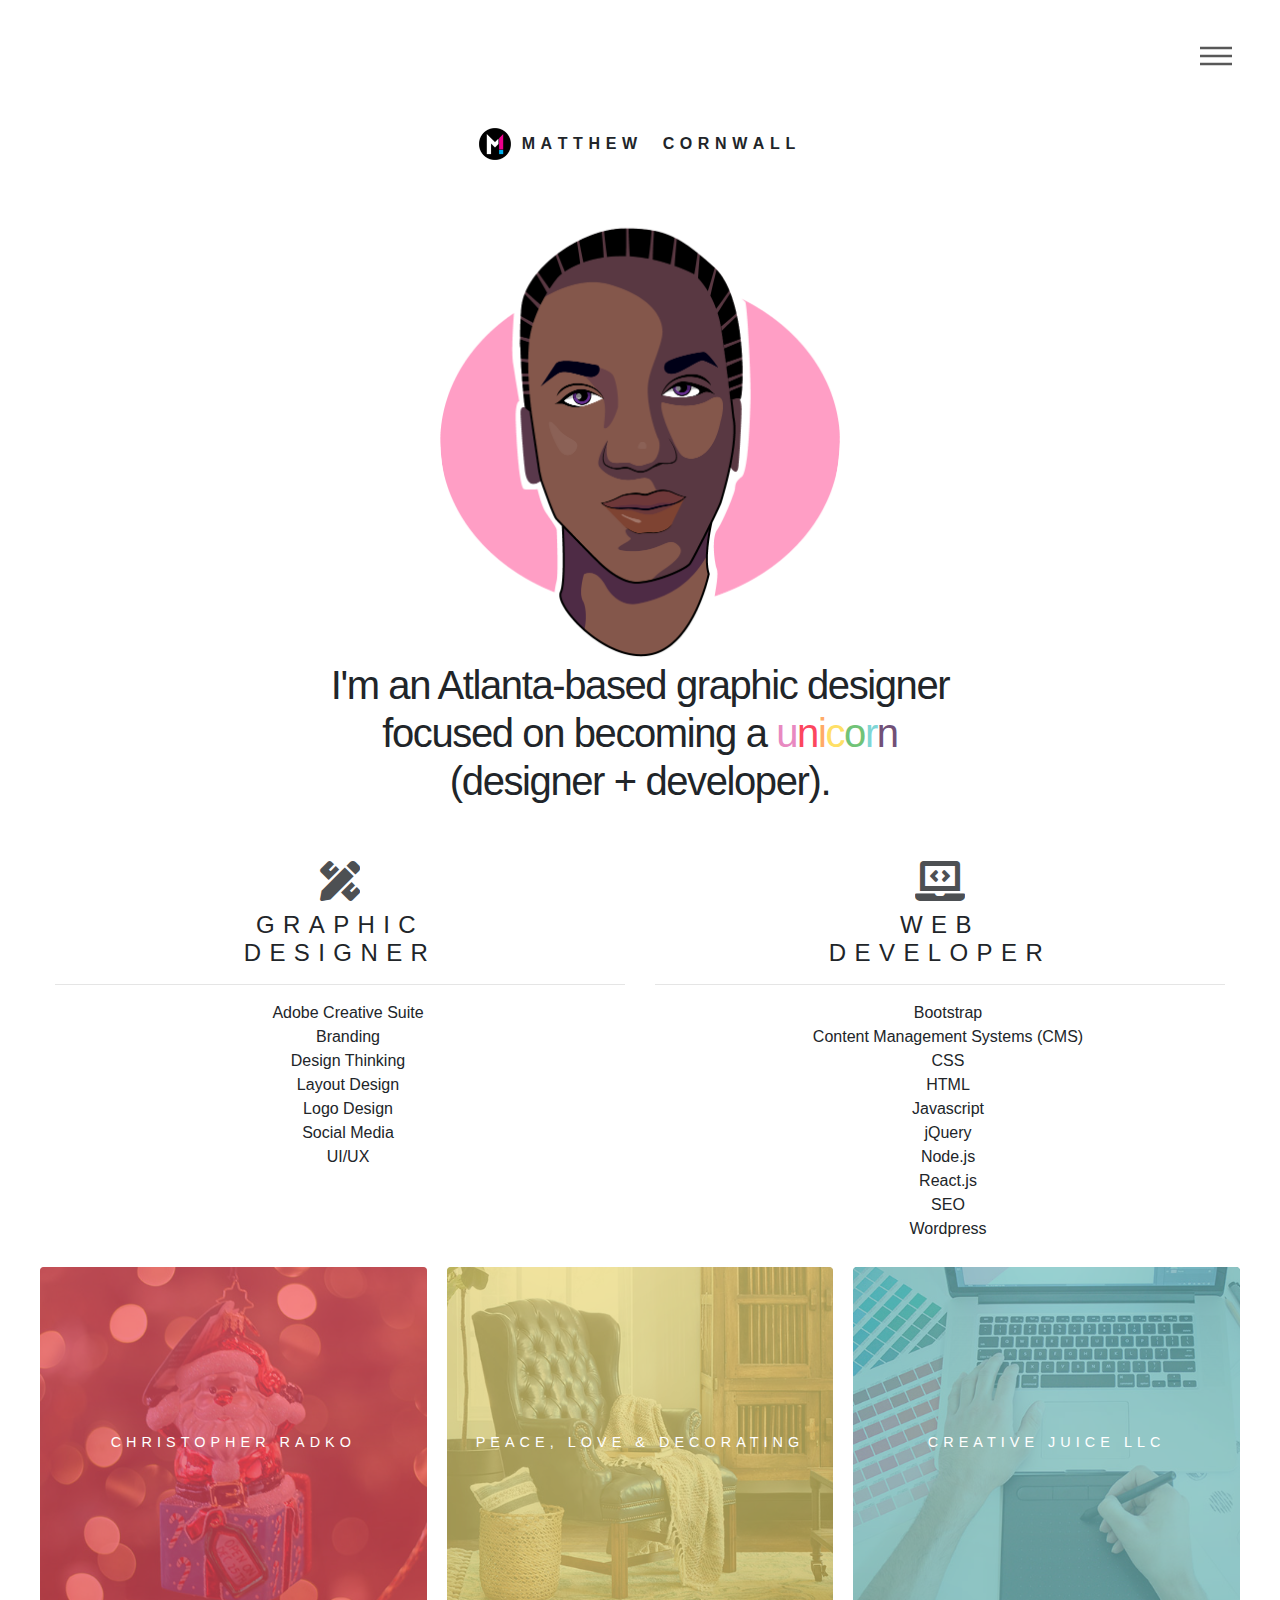
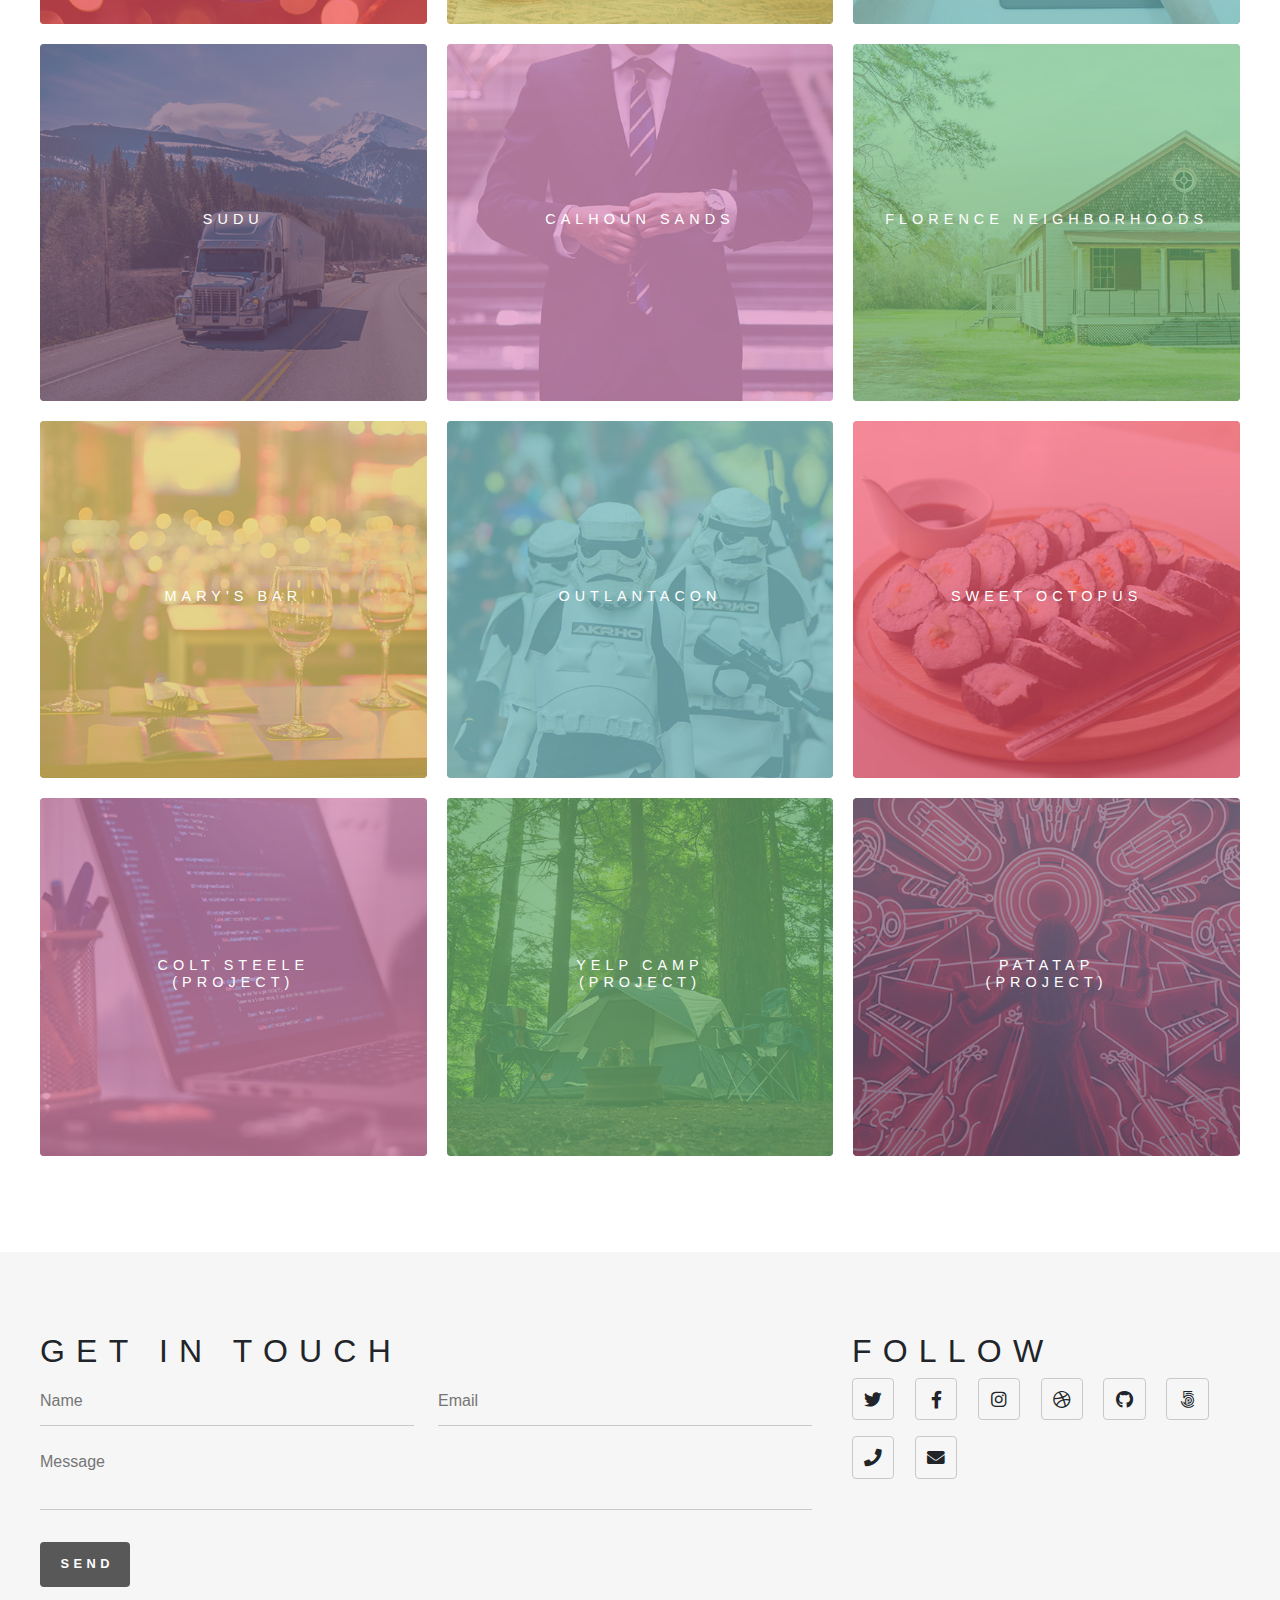
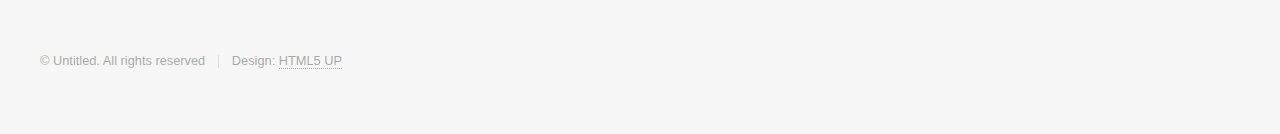
<file: index.html>
<!DOCTYPE HTML>
<!--
	Original Theme:
	Phantom by HTML5 UP
	html5up.net | @ajlkn
	Free for personal and commercial use under the CCA 3.0 license (html5up.net/license)
-->
<html>
	<head>
		<title>Matthew Cornwall</title>
		<meta charset="utf-8" />
		<meta name="viewport" content="width=device-width, initial-scale=1, user-scalable=no" />
		<link rel="stylesheet" href="assets/css/main.css" />
		<link rel="stylesheet" href="assets/css/gameboy.css" />
		<noscript><link rel="stylesheet" href="assets/css/noscript.css" /></noscript>
		<link rel="stylesheet" href="https://maxcdn.bootstrapcdn.com/bootstrap/4.0.0/css/bootstrap.min.css" integrity="sha384-Gn5384xqQ1aoWXA+058RXPxPg6fy4IWvTNh0E263XmFcJlSAwiGgFAW/dAiS6JXm" crossorigin="anonymous">
		<script src="https://maxcdn.bootstrapcdn.com/bootstrap/4.0.0/js/bootstrap.min.js" integrity="sha384-JZR6Spejh4U02d8jOt6vLEHfe/JQGiRRSQQxSfFWpi1MquVdAyjUar5+76PVCmYl" crossorigin="anonymous"></script>
		<script src="https://code.jquery.com/jquery-3.2.1.slim.min.js" integrity="sha384-KJ3o2DKtIkvYIK3UENzmM7KCkRr/rE9/Qpg6aAZGJwFDMVNA/GpGFF93hXpG5KkN" crossorigin="anonymous"></script>
		<script src="https://cdnjs.cloudflare.com/ajax/libs/popper.js/1.12.9/umd/popper.min.js" integrity="sha384-ApNbgh9B+Y1QKtv3Rn7W3mgPxhU9K/ScQsAP7hUibX39j7fakFPskvXusvfa0b4Q" crossorigin="anonymous"></script>
	</head>
	<body class="is-preload">
		<!-- Wrapper -->
			<div id="wrapper">

				<!-- Header -->
					<header id="header">
						<div class="inner">

							<!-- Logo -->
								<a href="index.html" class="logo">
									<span class="symbol"><img src="images/MCLogo.png" alt="" /></span><span class="title"><span class="gameboy">
    <div style="display: inline-flex;"> 
    <div class="gbAnimation gbAnimation1 ">M</div>
    <div class="gbAnimation gbAnimation2 ">A</div>
    <div class="gbAnimation3 gbAnimation">T</div>
    <div class="gbAnimation4 gbAnimation">T</div>
    <span class="gbAnimation5 gbAnimation">H</span>
    <span class="gbAnimation6 gbAnimation">E</span>
    <span class="gbAnimation7 gbAnimation">W</span>
    <span class="gbAnimation8 gbAnimation" style="margin-left: 20px"> </span>
    <span class="gbAnimation9 gbAnimation">C</span>
    <span class="gbAnimation10 gbAnimation">O</span>
    <span class="gbAnimation11 gbAnimation">R</span>
    <span class="gbAnimation12 gbAnimation">N</span>
    <span class="gbAnimation13 gbAnimation">W</span>
    <span class="gbAnimation14 gbAnimation">A</span>
    <span class="gbAnimation15 gbAnimation">L</span>
    <span class="gbAnimation16 gbAnimation">L</span></div>

  </span></span>
								</a>

							<!-- Nav -->
								<nav>
									<ul>
										<li><a href="#menu">Menu</a></li>
									</ul>
								</nav>

						</div>
					</header>

				<!-- Menu -->
					<nav id="menu">
						<h2>Menu</h2>
						<ul>
							<li><a href="index.html">Home</a></li>
							<li><a href="generic.html">Ipsum veroeros</a></li>
							<li><a href="generic.html">Tempus etiam</a></li>
							<li><a href="generic.html">Consequat dolor</a></li>
							<li><a href="elements.html">Elements</a></li>
						</ul>
					</nav>

				<!-- Main -->
					<div id="main">
						<div class="inner">
							<header>
								<img src="images/Matthew2.png" class="myImage"/>
								<h1>I'm an Atlanta-based graphic designer <br>focused on becoming a <span style="color: #E889C1">u</span><span style="color: #fc465E">n</span><span style="color: #FFAA66">i</span><span style="color: #FFE066">c</span><span style="color: #71C377">o</span><span style="color: #7ED6D6">r</span><span style="color: #715077">n</span><br> (designer + developer).</h1><br><br>
								<!--<p>I'm an Atlanta-based graphic designer focused on becoming a unicorn (designer + developer).</p>-->
							</header>
							<div class="container-fluid">
								<div class="row">
									<div class="col-md jobTitle">
										
										<i class="fas jobIcon fa-pencil-ruler"></i>
										<h4>Graphic <br>Designer</h4>
										<hr>
										<ul class="skills">
											<li>Adobe Creative Suite</li>
											<li>Branding</li>
											<li>Design Thinking</li>
											<li>Layout Design</li>
											<li>Logo Design</li>
											<li>Social Media</li>
											<li>UI/UX</li>
										</ul>
									</div>
									<div class="col-md jobTitle">
										
										<i class="fas jobIcon fa-laptop-code"></i>
										<h4>Web <br>Developer</h4>
										<hr>
										<ul class="skills">
											<li>Bootstrap</li>
											<li>Content Management Systems (CMS)</li>
											<li>CSS</li>
											<li>HTML</li>
											<li>Javascript</li>
											<li>jQuery</li>
											<li>Node.js</li>
											<li>React.js</li>
											<li>SEO</li>
											<li>Wordpress</li>
										</ul>
									</div>
									
								</div>
							</div>
							<section class="tiles">
								<article class="style1">
									<span class="image">
										<img src="images/pic01.jpg" alt="" />
									</span>
									<a href="crg.html">
										<h2 class="projectTitle">Christopher Radko</h2>
										<div class="content">
											<p>Brand name Christmas ornaments sold year-round</p>
										</div>
									</a>
								</article>
								<article class="style2">
									<span class="image">
										<img src="images/pic02.jpg" alt="" />
									</span>
									<a href="generic.html">
										<h2 class="projectTitle">Peace, Love & Decorating</h2>
										<div class="content">
											<p>A luxury home decor retail website</p>
										</div>
									</a>
								</article>
								<article class="style3">
									<span class="image">
										<img src="images/pic03.jpg" alt="" />
									</span>
									<a href="generic.html">
										<h2 class="projectTitle">Creative Juice LLC</h2>
										<div class="content">
											<p>A boutique graphic design agency</p>
										</div>
									</a>
								</article>
								<article class="style4">
									<span class="image">
										<img src="images/pic04.jpg" alt="" />
									</span>
									<a href="generic.html">
										<h2 class="projectTitle">Sudu</h2>
										<div class="content">
											<p>Wordpress development</p>
										</div>
									</a>
								</article>
								<article class="style5">
									<span class="image">
										<img src="images/pic05.jpg" alt="" />
									</span>
									<a href="generic.html">
										<h2 class="projectTitle">Calhoun Sands</h2>
										<div class="content">
											<p>Wordpress development.</p>
										</div>
									</a>
								</article>
								<article class="style6">
									<span class="image">
										<img src="images/pic06.jpg" alt="" />
									</span>
									<a href="generic.html">
										<h2 class="projectTitle">Florence Neighborhoods</h2>
										<div class="content">
											<p>Wordpress development.</p>
										</div>
									</a>
								</article>
								<article class="style2 style7">
									<span class="image">
										<img src="images/pic07.jpg" alt="" />
									</span>
									<a href="generic.html">
										<h2 class="projectTitle">Mary's Bar</h2>
										<div class="content">
											<p>Design and Development</p>
										</div>
									</a>
								</article>
								<article class="style3 style8">
									<span class="image">
										<img src="images/pic08.jpg" alt="" />
									</span>
									<a href="generic.html">
										<h2 class="projectTitle">OutlantaCon</h2>
										<div class="content">
											<p>Design and Development</p>
										</div>
									</a>
								</article>
								<article class="style1 style9">
									<span class="image">
										<img src="images/pic09.jpg" alt="" />
									</span>
									<a href="generic.html">
										<h2 class="projectTitle">Sweet Octopus</h2>
										<div class="content">
											<p>Sed nisl arcu euismod sit amet nisi lorem etiam dolor veroeros et feugiat.</p>
										</div>
									</a>
								</article>
								<article class="style5 style10">
									<span class="image">
										<img src="images/pic10.jpg" alt="" />
									</span>
									<a href="generic.html">
										<h2 class="projectTitle">Colt Steele <br>(projecT)</h2>
										<div class="content">
											<p>Sed nisl arcu euismod sit amet nisi lorem etiam dolor veroeros et feugiat.</p>
										</div>
									</a>
								</article>
								<article class="style6 style11">
									<span class="image">
										<img src="images/pic11.jpg" alt="" />
									</span>
									<a href="generic.html">
										<h2 class="projectTitle">Yelp Camp <br>(project)</h2>
										<div class="content">
											<p>Sed nisl arcu euismod sit amet nisi lorem etiam dolor veroeros et feugiat.</p>
										</div>
									</a>
								</article>
								<article class="style4 style12">
									<span class="image">
										<img src="images/pic12.jpg" alt="" />
									</span>
									<a href="generic.html">
										<h2 class="projectTitle">Patatap <br>(project)</h2>
										<div class="content">
											<p>Sed nisl arcu euismod sit amet nisi lorem etiam dolor veroeros et feugiat.</p>
										</div>
									</a>
								</article>
							</section>
						</div>
					</div>

				<!-- Footer -->
					<footer id="footer">
						<div class="inner">
							<section>
								<h2>Get in touch</h2>
								<form method="post" action="#">
									<div class="fields">
										<div class="field half">
											<input type="text" name="name" id="name" placeholder="Name" />
										</div>
										<div class="field half">
											<input type="email" name="email" id="email" placeholder="Email" />
										</div>
										<div class="field">
											<textarea name="message" id="message" placeholder="Message"></textarea>
										</div>
									</div>
									<ul class="actions">
										<li><input type="submit" value="Send" class="primary" /></li>
									</ul>
								</form>
							</section>
							<section>
								<h2>Follow</h2>
								<ul class="icons">
									<li><a href="#" class="icon brands style2 fa-twitter"><span class="label">Twitter</span></a></li>
									<li><a href="#" class="icon brands style2 fa-facebook-f"><span class="label">Facebook</span></a></li>
									<li><a href="#" class="icon brands style2 fa-instagram"><span class="label">Instagram</span></a></li>
									<li><a href="#" class="icon brands style2 fa-dribbble"><span class="label">Dribbble</span></a></li>
									<li><a href="#" class="icon brands style2 fa-github"><span class="label">GitHub</span></a></li>
									<li><a href="#" class="icon brands style2 fa-500px"><span class="label">500px</span></a></li>
									<li><a href="#" class="icon solid style2 fa-phone"><span class="label">Phone</span></a></li>
									<li><a href="#" class="icon solid style2 fa-envelope"><span class="label">Email</span></a></li>
								</ul>
							</section>
							<ul class="copyright">
								<li>&copy; Untitled. All rights reserved</li><li>Design: <a href="http://html5up.net">HTML5 UP</a></li>
							</ul>
						</div>
					</footer>

			</div>

		<!-- Scripts -->
			<script src="assets/js/jquery.min.js"></script>
			<script src="assets/js/browser.min.js"></script>
			<script src="assets/js/breakpoints.min.js"></script>
			<script src="assets/js/util.js"></script>
			<script src="assets/js/main.js"></script>

	</body>
</html>
</file>
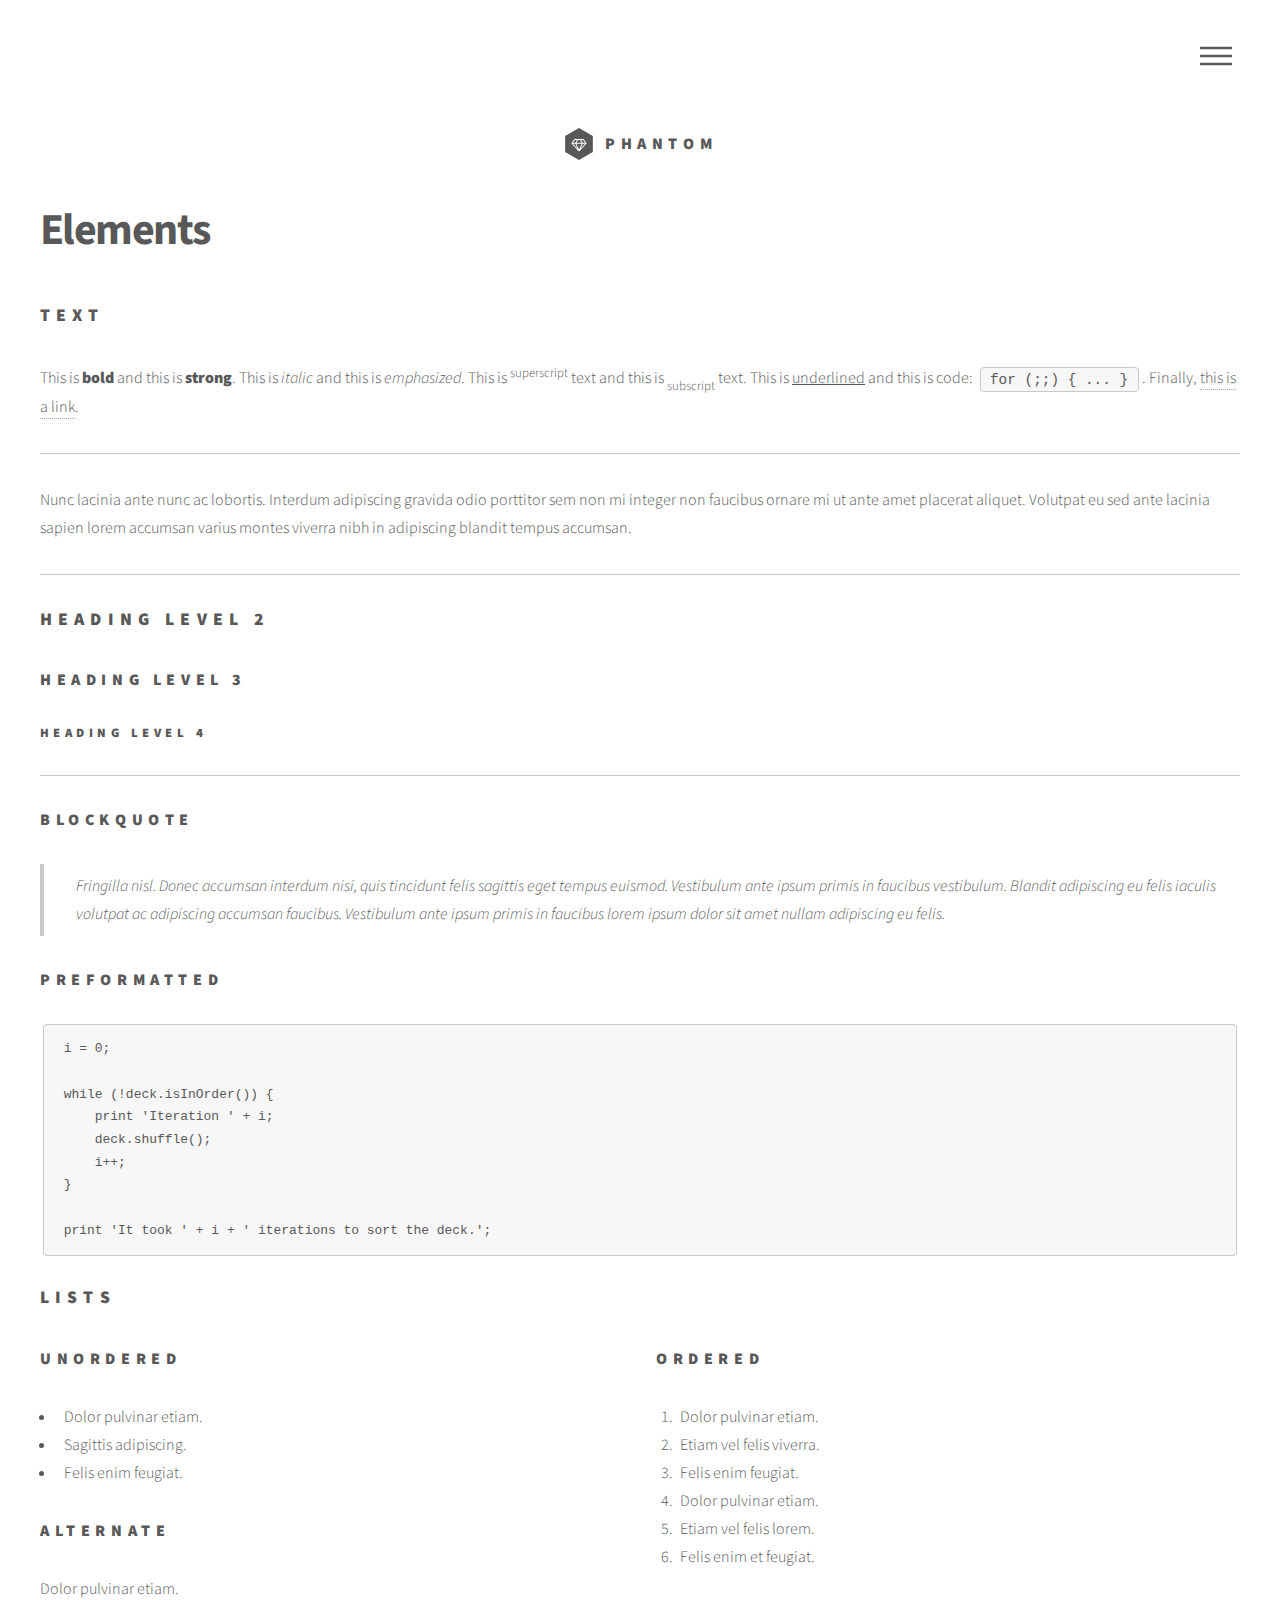
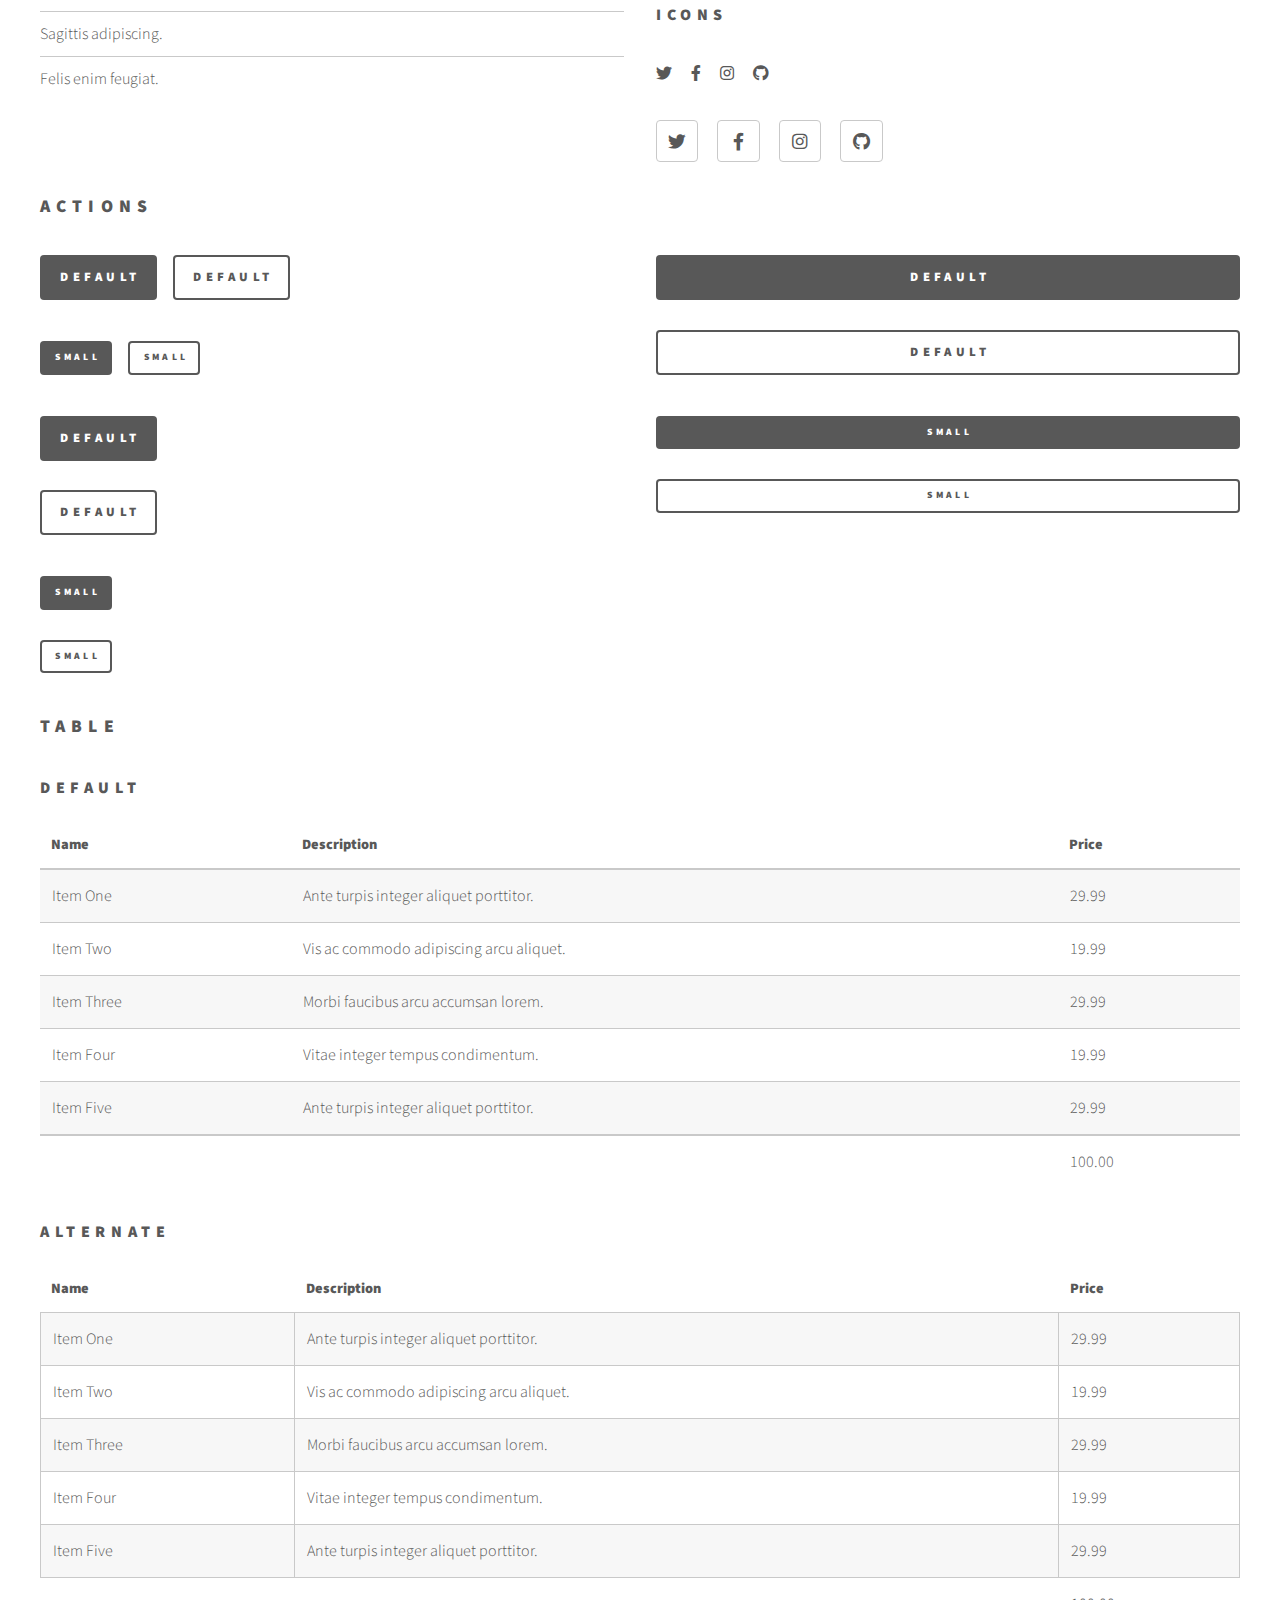
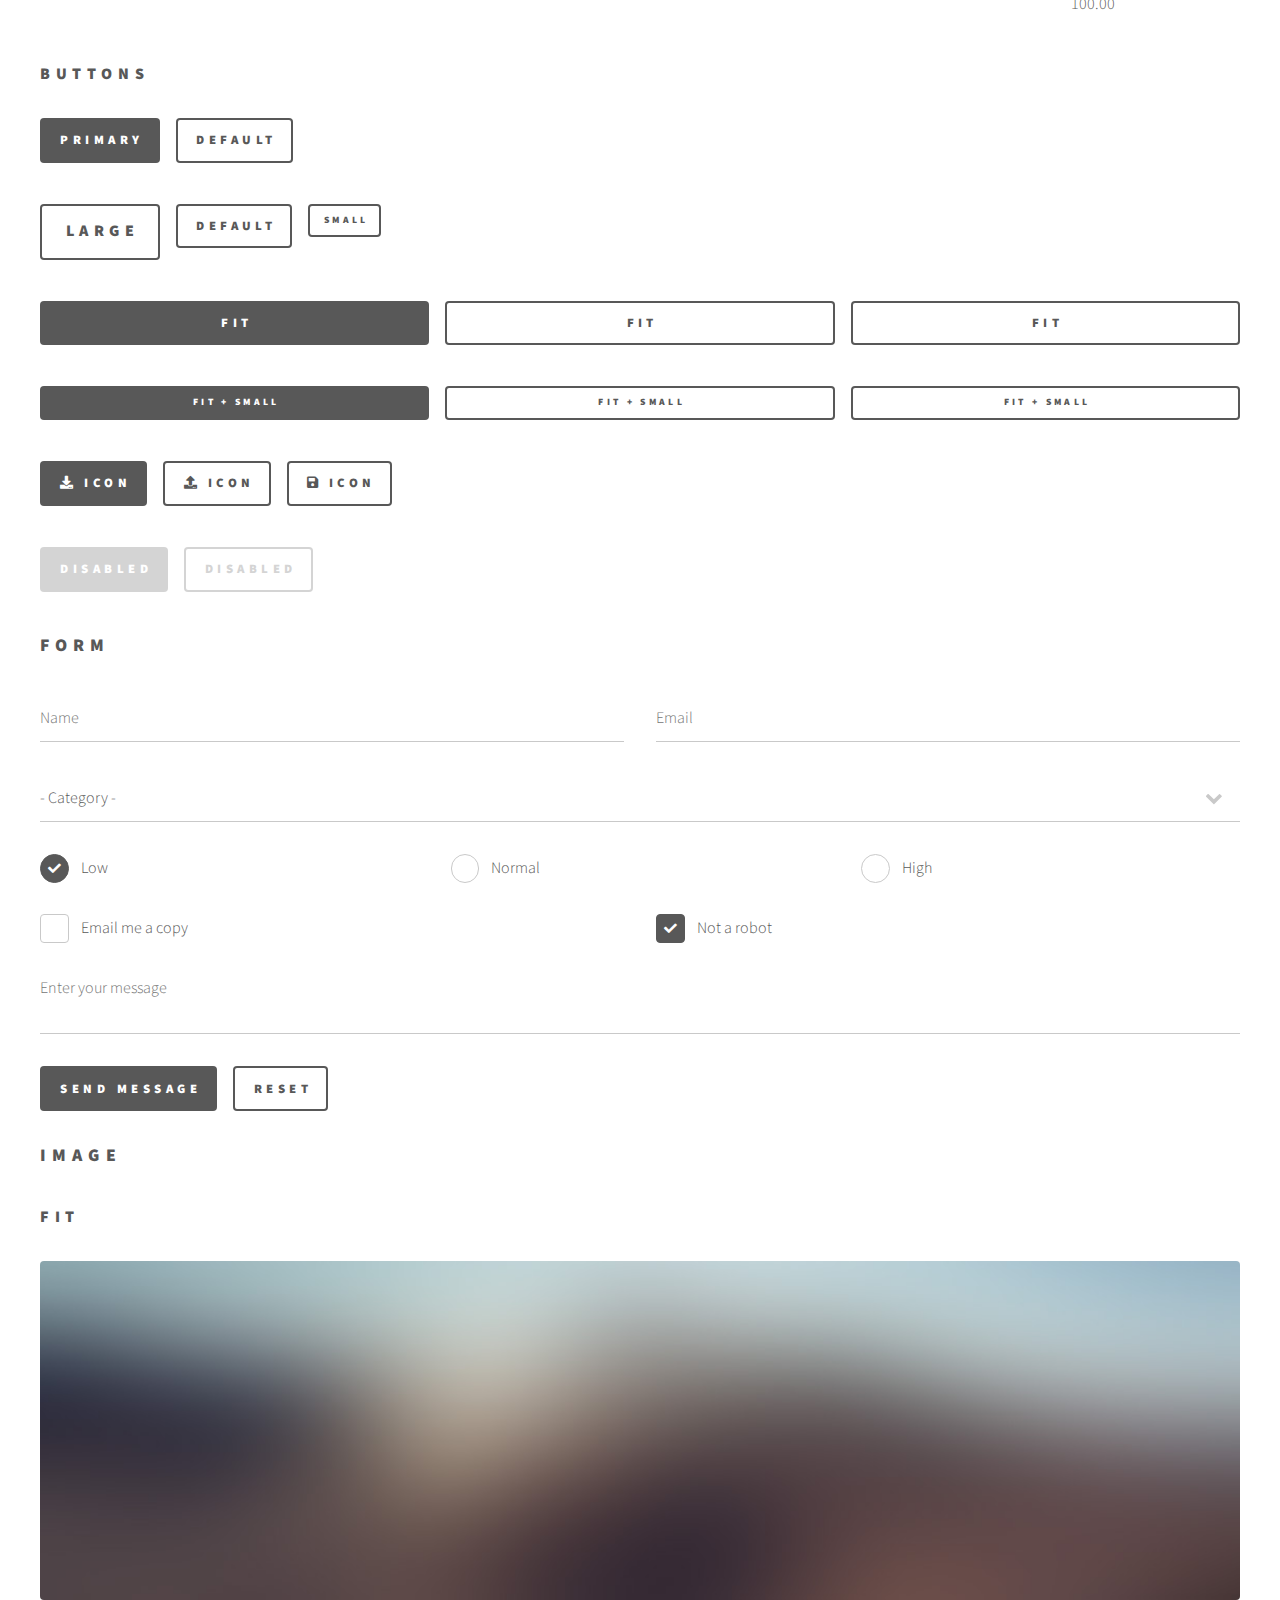
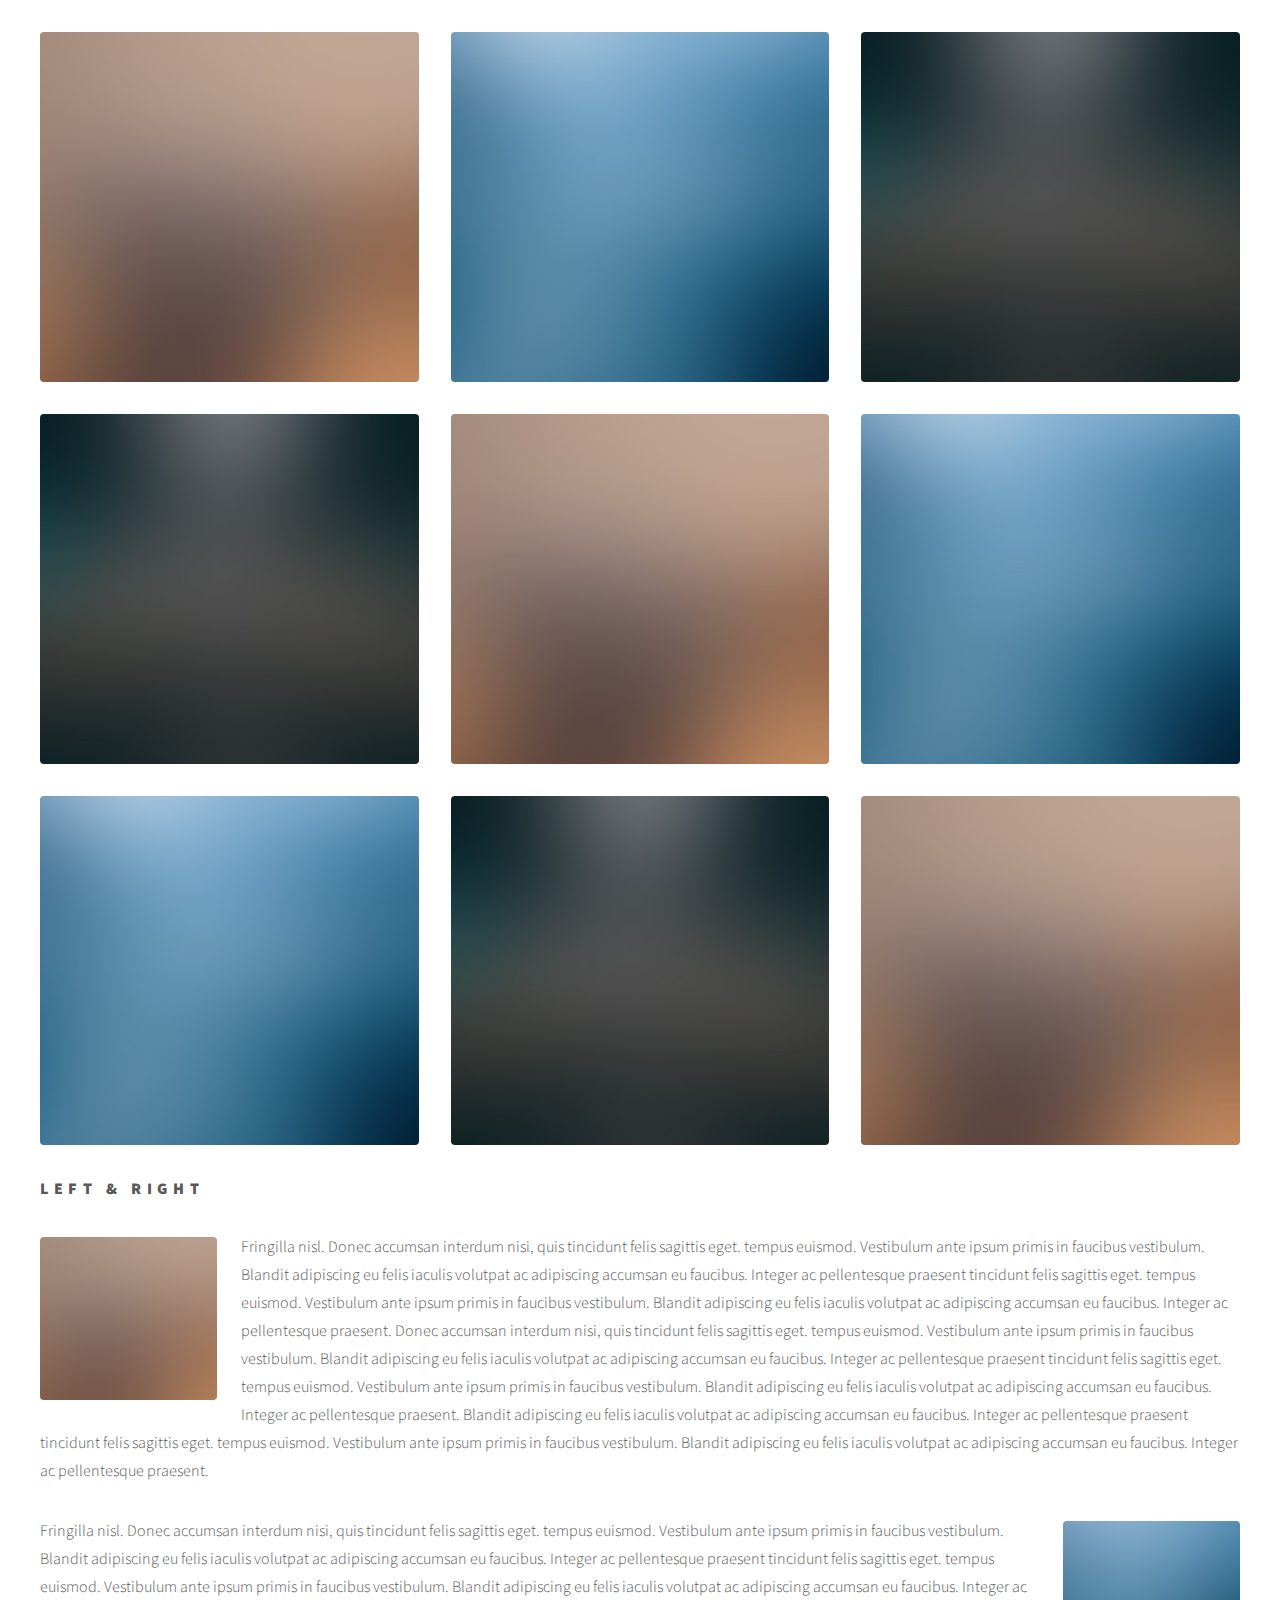
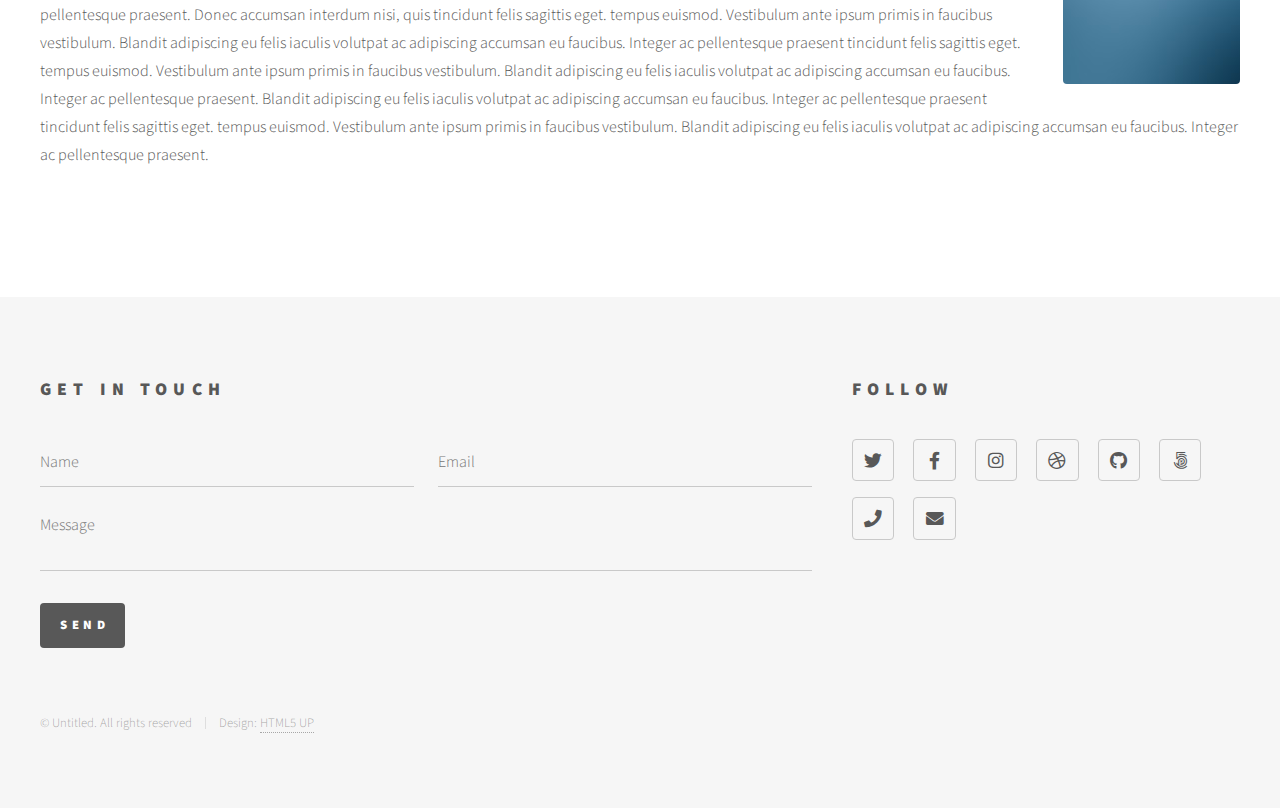
<file: elements.html>
<!DOCTYPE HTML>
<!--
	Phantom by HTML5 UP
	html5up.net | @ajlkn
	Free for personal and commercial use under the CCA 3.0 license (html5up.net/license)
-->
<html>
	<head>
		<title>Elements - Phantom by HTML5 UP</title>
		<meta charset="utf-8" />
		<meta name="viewport" content="width=device-width, initial-scale=1, user-scalable=no" />
		<link rel="stylesheet" href="assets/css/main.css" />
		<noscript><link rel="stylesheet" href="assets/css/noscript.css" /></noscript>
	</head>
	<body class="is-preload">
		<!-- Wrapper -->
			<div id="wrapper">

				<!-- Header -->
					<header id="header">
						<div class="inner">

							<!-- Logo -->
								<a href="index.html" class="logo">
									<span class="symbol"><img src="images/logo.svg" alt="" /></span><span class="title">Phantom</span>
								</a>

							<!-- Nav -->
								<nav>
									<ul>
										<li><a href="#menu">Menu</a></li>
									</ul>
								</nav>

						</div>
					</header>

				<!-- Menu -->
					<nav id="menu">
						<h2>Menu</h2>
						<ul>
							<li><a href="index.html">Home</a></li>
							<li><a href="generic.html">Ipsum veroeros</a></li>
							<li><a href="generic.html">Tempus etiam</a></li>
							<li><a href="generic.html">Consequat dolor</a></li>
							<li><a href="elements.html">Elements</a></li>
						</ul>
					</nav>

				<!-- Main -->
					<div id="main">
						<div class="inner">
							<h1>Elements</h1>

							<!-- Text -->
								<section>
									<h2>Text</h2>
									<p>This is <b>bold</b> and this is <strong>strong</strong>. This is <i>italic</i> and this is <em>emphasized</em>.
									This is <sup>superscript</sup> text and this is <sub>subscript</sub> text.
									This is <u>underlined</u> and this is code: <code>for (;;) { ... }</code>. Finally, <a href="#">this is a link</a>.</p>
									<hr />
									<p>Nunc lacinia ante nunc ac lobortis. Interdum adipiscing gravida odio porttitor sem non mi integer non faucibus ornare mi ut ante amet placerat aliquet. Volutpat eu sed ante lacinia sapien lorem accumsan varius montes viverra nibh in adipiscing blandit tempus accumsan.</p>
									<hr />
									<h2>Heading Level 2</h2>
									<h3>Heading Level 3</h3>
									<h4>Heading Level 4</h4>
									<hr />
									<h3>Blockquote</h3>
									<blockquote>Fringilla nisl. Donec accumsan interdum nisi, quis tincidunt felis sagittis eget tempus euismod. Vestibulum ante ipsum primis in faucibus vestibulum. Blandit adipiscing eu felis iaculis volutpat ac adipiscing accumsan faucibus. Vestibulum ante ipsum primis in faucibus lorem ipsum dolor sit amet nullam adipiscing eu felis.</blockquote>
									<h3>Preformatted</h3>
									<pre><code>i = 0;

while (!deck.isInOrder()) {
    print 'Iteration ' + i;
    deck.shuffle();
    i++;
}

print 'It took ' + i + ' iterations to sort the deck.';</code></pre>
								</section>

							<!-- Lists -->
								<section>
									<h2>Lists</h2>
									<div class="row">
										<div class="col-6 col-12-medium">
											<h3>Unordered</h3>
											<ul>
												<li>Dolor pulvinar etiam.</li>
												<li>Sagittis adipiscing.</li>
												<li>Felis enim feugiat.</li>
											</ul>
											<h3>Alternate</h3>
											<ul class="alt">
												<li>Dolor pulvinar etiam.</li>
												<li>Sagittis adipiscing.</li>
												<li>Felis enim feugiat.</li>
											</ul>
										</div>
										<div class="col-6 col-12-medium">
											<h3>Ordered</h3>
											<ol>
												<li>Dolor pulvinar etiam.</li>
												<li>Etiam vel felis viverra.</li>
												<li>Felis enim feugiat.</li>
												<li>Dolor pulvinar etiam.</li>
												<li>Etiam vel felis lorem.</li>
												<li>Felis enim et feugiat.</li>
											</ol>
											<h3>Icons</h3>
											<ul class="icons">
												<li><a href="#" class="icon brands style1 fa-twitter"><span class="label">Twitter</span></a></li>
												<li><a href="#" class="icon brands style1 fa-facebook-f"><span class="label">Facebook</span></a></li>
												<li><a href="#" class="icon brands style1 fa-instagram"><span class="label">Instagram</span></a></li>
												<li><a href="#" class="icon brands style1 fa-github"><span class="label">Github</span></a></li>
											</ul>
											<ul class="icons">
												<li><a href="#" class="icon brands style2 fa-twitter"><span class="label">Twitter</span></a></li>
												<li><a href="#" class="icon brands style2 fa-facebook-f"><span class="label">Facebook</span></a></li>
												<li><a href="#" class="icon brands style2 fa-instagram"><span class="label">Instagram</span></a></li>
												<li><a href="#" class="icon brands style2 fa-github"><span class="label">Github</span></a></li>
											</ul>
										</div>
									</div>
									<h2>Actions</h2>
									<div class="row">
										<div class="col-6 col-12-medium">
											<ul class="actions">
												<li><a href="#" class="button primary">Default</a></li>
												<li><a href="#" class="button">Default</a></li>
											</ul>
											<ul class="actions small">
												<li><a href="#" class="button primary small">Small</a></li>
												<li><a href="#" class="button small">Small</a></li>
											</ul>
											<ul class="actions stacked">
												<li><a href="#" class="button primary">Default</a></li>
												<li><a href="#" class="button">Default</a></li>
											</ul>
											<ul class="actions stacked">
												<li><a href="#" class="button primary small">Small</a></li>
												<li><a href="#" class="button small">Small</a></li>
											</ul>
										</div>
										<div class="col-6 col-12-medium">
											<ul class="actions stacked">
												<li><a href="#" class="button primary fit">Default</a></li>
												<li><a href="#" class="button fit">Default</a></li>
											</ul>
											<ul class="actions stacked">
												<li><a href="#" class="button primary small fit">Small</a></li>
												<li><a href="#" class="button small fit">Small</a></li>
											</ul>
										</div>
									</div>
								</section>

							<!-- Table -->
								<section>
									<h2>Table</h2>
									<h3>Default</h3>
									<div class="table-wrapper">
										<table>
											<thead>
												<tr>
													<th>Name</th>
													<th>Description</th>
													<th>Price</th>
												</tr>
											</thead>
											<tbody>
												<tr>
													<td>Item One</td>
													<td>Ante turpis integer aliquet porttitor.</td>
													<td>29.99</td>
												</tr>
												<tr>
													<td>Item Two</td>
													<td>Vis ac commodo adipiscing arcu aliquet.</td>
													<td>19.99</td>
												</tr>
												<tr>
													<td>Item Three</td>
													<td> Morbi faucibus arcu accumsan lorem.</td>
													<td>29.99</td>
												</tr>
												<tr>
													<td>Item Four</td>
													<td>Vitae integer tempus condimentum.</td>
													<td>19.99</td>
												</tr>
												<tr>
													<td>Item Five</td>
													<td>Ante turpis integer aliquet porttitor.</td>
													<td>29.99</td>
												</tr>
											</tbody>
											<tfoot>
												<tr>
													<td colspan="2"></td>
													<td>100.00</td>
												</tr>
											</tfoot>
										</table>
									</div>

									<h3>Alternate</h3>
									<div class="table-wrapper">
										<table class="alt">
											<thead>
												<tr>
													<th>Name</th>
													<th>Description</th>
													<th>Price</th>
												</tr>
											</thead>
											<tbody>
												<tr>
													<td>Item One</td>
													<td>Ante turpis integer aliquet porttitor.</td>
													<td>29.99</td>
												</tr>
												<tr>
													<td>Item Two</td>
													<td>Vis ac commodo adipiscing arcu aliquet.</td>
													<td>19.99</td>
												</tr>
												<tr>
													<td>Item Three</td>
													<td> Morbi faucibus arcu accumsan lorem.</td>
													<td>29.99</td>
												</tr>
												<tr>
													<td>Item Four</td>
													<td>Vitae integer tempus condimentum.</td>
													<td>19.99</td>
												</tr>
												<tr>
													<td>Item Five</td>
													<td>Ante turpis integer aliquet porttitor.</td>
													<td>29.99</td>
												</tr>
											</tbody>
											<tfoot>
												<tr>
													<td colspan="2"></td>
													<td>100.00</td>
												</tr>
											</tfoot>
										</table>
									</div>
								</section>

							<!-- Buttons -->
								<section>
									<h3>Buttons</h3>
									<ul class="actions">
										<li><a href="#" class="button primary">Primary</a></li>
										<li><a href="#" class="button">Default</a></li>
									</ul>
									<ul class="actions">
										<li><a href="#" class="button large">Large</a></li>
										<li><a href="#" class="button">Default</a></li>
										<li><a href="#" class="button small">Small</a></li>
									</ul>
									<ul class="actions fit">
										<li><a href="#" class="button primary fit">Fit</a></li>
										<li><a href="#" class="button fit">Fit</a></li>
										<li><a href="#" class="button fit">Fit</a></li>
									</ul>
									<ul class="actions fit small">
										<li><a href="#" class="button primary fit small">Fit + Small</a></li>
										<li><a href="#" class="button fit small">Fit + Small</a></li>
										<li><a href="#" class="button fit small">Fit + Small</a></li>
									</ul>
									<ul class="actions">
										<li><a href="#" class="button primary icon solid fa-download">Icon</a></li>
										<li><a href="#" class="button icon solid fa-upload">Icon</a></li>
										<li><a href="#" class="button icon solid fa-save">Icon</a></li>
									</ul>
									<ul class="actions">
										<li><span class="button primary disabled">Disabled</span></li>
										<li><span class="button disabled">Disabled</span></li>
									</ul>
								</section>

							<!-- Form -->
								<section>
									<h2>Form</h2>
									<form method="post" action="#">
										<div class="row gtr-uniform">
											<div class="col-6 col-12-xsmall">
												<input type="text" name="demo-name" id="demo-name" value="" placeholder="Name" />
											</div>
											<div class="col-6 col-12-xsmall">
												<input type="email" name="demo-email" id="demo-email" value="" placeholder="Email" />
											</div>
											<div class="col-12">
												<select name="demo-category" id="demo-category">
													<option value="">- Category -</option>
													<option value="1">Manufacturing</option>
													<option value="1">Shipping</option>
													<option value="1">Administration</option>
													<option value="1">Human Resources</option>
												</select>
											</div>
											<div class="col-4 col-12-small">
												<input type="radio" id="demo-priority-low" name="demo-priority" checked>
												<label for="demo-priority-low">Low</label>
											</div>
											<div class="col-4 col-12-small">
												<input type="radio" id="demo-priority-normal" name="demo-priority">
												<label for="demo-priority-normal">Normal</label>
											</div>
											<div class="col-4 col-12-small">
												<input type="radio" id="demo-priority-high" name="demo-priority">
												<label for="demo-priority-high">High</label>
											</div>
											<div class="col-6 col-12-small">
												<input type="checkbox" id="demo-copy" name="demo-copy">
												<label for="demo-copy">Email me a copy</label>
											</div>
											<div class="col-6 col-12-small">
												<input type="checkbox" id="demo-human" name="demo-human" checked>
												<label for="demo-human">Not a robot</label>
											</div>
											<div class="col-12">
												<textarea name="demo-message" id="demo-message" placeholder="Enter your message" rows="6"></textarea>
											</div>
											<div class="col-12">
												<ul class="actions">
													<li><input type="submit" value="Send Message" class="primary" /></li>
													<li><input type="reset" value="Reset" /></li>
												</ul>
											</div>
										</div>
									</form>
								</section>

							<!-- Image -->
								<section>
									<h2>Image</h2>
									<h3>Fit</h3>
									<div class="box alt">
										<div class="row gtr-uniform">
											<div class="col-12"><span class="image fit"><img src="images/pic13.jpg" alt="" /></span></div>
											<div class="col-4"><span class="image fit"><img src="images/pic01.jpg" alt="" /></span></div>
											<div class="col-4"><span class="image fit"><img src="images/pic02.jpg" alt="" /></span></div>
											<div class="col-4"><span class="image fit"><img src="images/pic03.jpg" alt="" /></span></div>
											<div class="col-4"><span class="image fit"><img src="images/pic03.jpg" alt="" /></span></div>
											<div class="col-4"><span class="image fit"><img src="images/pic01.jpg" alt="" /></span></div>
											<div class="col-4"><span class="image fit"><img src="images/pic02.jpg" alt="" /></span></div>
											<div class="col-4"><span class="image fit"><img src="images/pic02.jpg" alt="" /></span></div>
											<div class="col-4"><span class="image fit"><img src="images/pic03.jpg" alt="" /></span></div>
											<div class="col-4"><span class="image fit"><img src="images/pic01.jpg" alt="" /></span></div>
										</div>
									</div>
									<h3>Left &amp; Right</h3>
									<p><span class="image left"><img src="images/pic14.jpg" alt="" /></span>Fringilla nisl. Donec accumsan interdum nisi, quis tincidunt felis sagittis eget. tempus euismod. Vestibulum ante ipsum primis in faucibus vestibulum. Blandit adipiscing eu felis iaculis volutpat ac adipiscing accumsan eu faucibus. Integer ac pellentesque praesent tincidunt felis sagittis eget. tempus euismod. Vestibulum ante ipsum primis in faucibus vestibulum. Blandit adipiscing eu felis iaculis volutpat ac adipiscing accumsan eu faucibus. Integer ac pellentesque praesent. Donec accumsan interdum nisi, quis tincidunt felis sagittis eget. tempus euismod. Vestibulum ante ipsum primis in faucibus vestibulum. Blandit adipiscing eu felis iaculis volutpat ac adipiscing accumsan eu faucibus. Integer ac pellentesque praesent tincidunt felis sagittis eget. tempus euismod. Vestibulum ante ipsum primis in faucibus vestibulum. Blandit adipiscing eu felis iaculis volutpat ac adipiscing accumsan eu faucibus. Integer ac pellentesque praesent. Blandit adipiscing eu felis iaculis volutpat ac adipiscing accumsan eu faucibus. Integer ac pellentesque praesent tincidunt felis sagittis eget. tempus euismod. Vestibulum ante ipsum primis in faucibus vestibulum. Blandit adipiscing eu felis iaculis volutpat ac adipiscing accumsan eu faucibus. Integer ac pellentesque praesent.</p>
									<p><span class="image right"><img src="images/pic15.jpg" alt="" /></span>Fringilla nisl. Donec accumsan interdum nisi, quis tincidunt felis sagittis eget. tempus euismod. Vestibulum ante ipsum primis in faucibus vestibulum. Blandit adipiscing eu felis iaculis volutpat ac adipiscing accumsan eu faucibus. Integer ac pellentesque praesent tincidunt felis sagittis eget. tempus euismod. Vestibulum ante ipsum primis in faucibus vestibulum. Blandit adipiscing eu felis iaculis volutpat ac adipiscing accumsan eu faucibus. Integer ac pellentesque praesent. Donec accumsan interdum nisi, quis tincidunt felis sagittis eget. tempus euismod. Vestibulum ante ipsum primis in faucibus vestibulum. Blandit adipiscing eu felis iaculis volutpat ac adipiscing accumsan eu faucibus. Integer ac pellentesque praesent tincidunt felis sagittis eget. tempus euismod. Vestibulum ante ipsum primis in faucibus vestibulum. Blandit adipiscing eu felis iaculis volutpat ac adipiscing accumsan eu faucibus. Integer ac pellentesque praesent. Blandit adipiscing eu felis iaculis volutpat ac adipiscing accumsan eu faucibus. Integer ac pellentesque praesent tincidunt felis sagittis eget. tempus euismod. Vestibulum ante ipsum primis in faucibus vestibulum. Blandit adipiscing eu felis iaculis volutpat ac adipiscing accumsan eu faucibus. Integer ac pellentesque praesent.</p>
								</section>

						</div>
					</div>

				<!-- Footer -->
					<footer id="footer">
						<div class="inner">
							<section>
								<h2>Get in touch</h2>
								<form method="post" action="#">
									<div class="fields">
										<div class="field half">
											<input type="text" name="name" id="name" placeholder="Name" />
										</div>
										<div class="field half">
											<input type="email" name="email" id="email" placeholder="Email" />
										</div>
										<div class="field">
											<textarea name="message" id="message" placeholder="Message"></textarea>
										</div>
									</div>
									<ul class="actions">
										<li><input type="submit" value="Send" class="primary" /></li>
									</ul>
								</form>
							</section>
							<section>
								<h2>Follow</h2>
								<ul class="icons">
									<li><a href="#" class="icon brands style2 fa-twitter"><span class="label">Twitter</span></a></li>
									<li><a href="#" class="icon brands style2 fa-facebook-f"><span class="label">Facebook</span></a></li>
									<li><a href="#" class="icon brands style2 fa-instagram"><span class="label">Instagram</span></a></li>
									<li><a href="#" class="icon brands style2 fa-dribbble"><span class="label">Dribbble</span></a></li>
									<li><a href="#" class="icon brands style2 fa-github"><span class="label">GitHub</span></a></li>
									<li><a href="#" class="icon brands style2 fa-500px"><span class="label">500px</span></a></li>
									<li><a href="#" class="icon solid style2 fa-phone"><span class="label">Phone</span></a></li>
									<li><a href="#" class="icon solid style2 fa-envelope"><span class="label">Email</span></a></li>
								</ul>
							</section>
							<ul class="copyright">
								<li>&copy; Untitled. All rights reserved</li><li>Design: <a href="http://html5up.net">HTML5 UP</a></li>
							</ul>
						</div>
					</footer>

			</div>

		<!-- Scripts -->
			<script src="assets/js/jquery.min.js"></script>
			<script src="assets/js/browser.min.js"></script>
			<script src="assets/js/breakpoints.min.js"></script>
			<script src="assets/js/util.js"></script>
			<script src="assets/js/main.js"></script>

	</body>
</html>
</file>
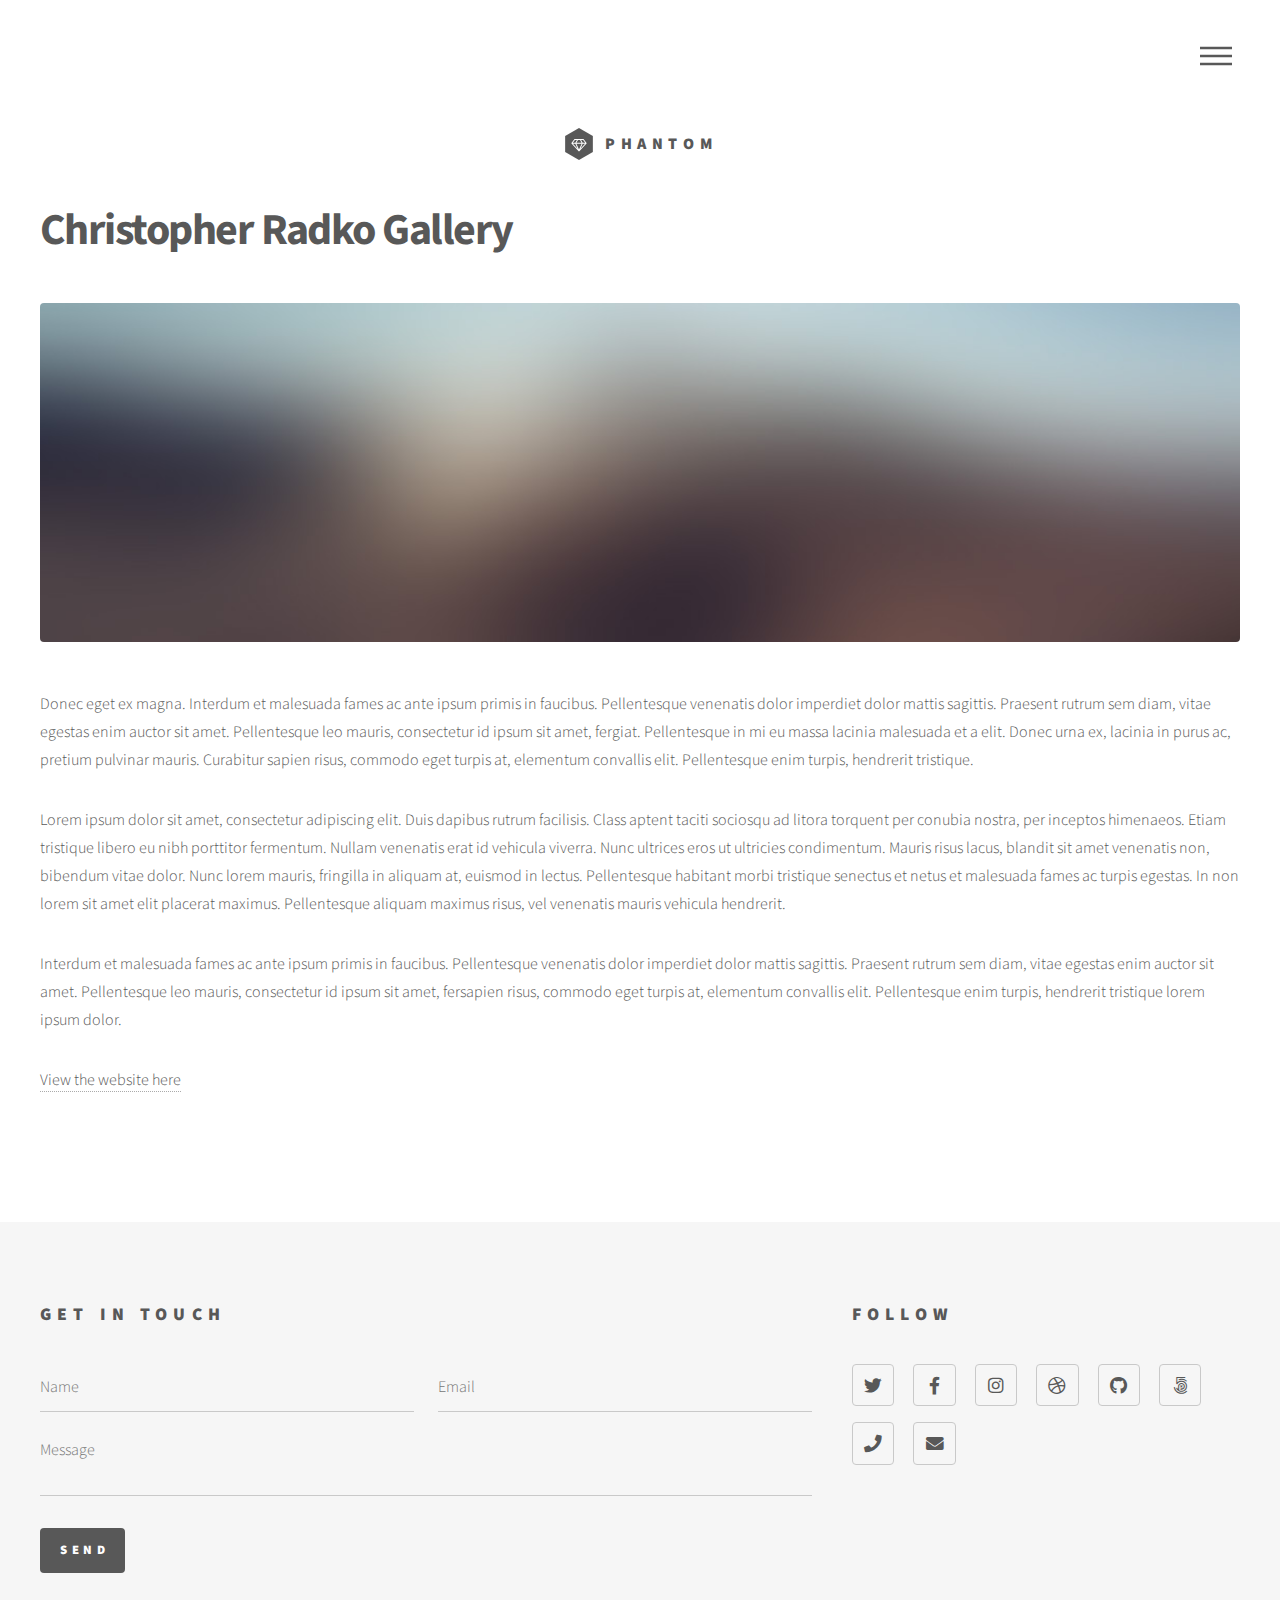
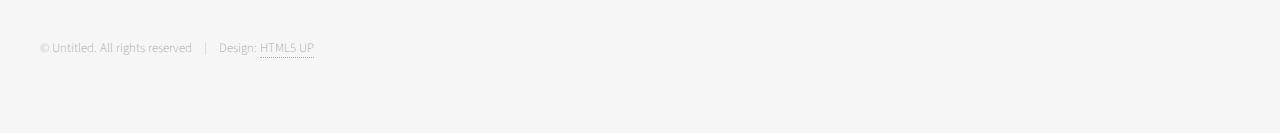
<file: generic.html>
<!DOCTYPE HTML>
<!--
	Phantom by HTML5 UP
	html5up.net | @ajlkn
	Free for personal and commercial use under the CCA 3.0 license (html5up.net/license)
-->
<html>
	<head>
		<title>Christopher Radko Gallery</title>
		<meta charset="utf-8" />
		<meta name="viewport" content="width=device-width, initial-scale=1, user-scalable=no" />
		<link rel="stylesheet" href="assets/css/main.css" />
		<noscript><link rel="stylesheet" href="assets/css/noscript.css" /></noscript>
	</head>
	<body class="is-preload">
		<!-- Wrapper -->
			<div id="wrapper">

				<!-- Header -->
					<header id="header">
						<div class="inner">

							<!-- Logo -->
								<a href="index.html" class="logo">
									<span class="symbol"><img src="images/logo.svg" alt="" /></span><span class="title">Phantom</span>
								</a>

							<!-- Nav -->
								<nav>
									<ul>
										<li><a href="#menu">Menu</a></li>
									</ul>
								</nav>

						</div>
					</header>

				<!-- Menu -->
					<nav id="menu">
						<h2>Menu</h2>
						<ul>
							<li><a href="index.html">Home</a></li>
							<li><a href="generic.html">Ipsum veroeros</a></li>
							<li><a href="generic.html">Tempus etiam</a></li>
							<li><a href="generic.html">Consequat dolor</a></li>
							<li><a href="elements.html">Elements</a></li>
						</ul>
					</nav>

				<!-- Main -->
					<div id="main">
						<div class="inner">
							<h1>Christopher Radko Gallery</h1>
							<span class="image main"><img src="images/pic13.jpg" alt="" /></span>
							<p>Donec eget ex magna. Interdum et malesuada fames ac ante ipsum primis in faucibus. Pellentesque venenatis dolor imperdiet dolor mattis sagittis. Praesent rutrum sem diam, vitae egestas enim auctor sit amet. Pellentesque leo mauris, consectetur id ipsum sit amet, fergiat. Pellentesque in mi eu massa lacinia malesuada et a elit. Donec urna ex, lacinia in purus ac, pretium pulvinar mauris. Curabitur sapien risus, commodo eget turpis at, elementum convallis elit. Pellentesque enim turpis, hendrerit tristique.</p>
							<p>Lorem ipsum dolor sit amet, consectetur adipiscing elit. Duis dapibus rutrum facilisis. Class aptent taciti sociosqu ad litora torquent per conubia nostra, per inceptos himenaeos. Etiam tristique libero eu nibh porttitor fermentum. Nullam venenatis erat id vehicula viverra. Nunc ultrices eros ut ultricies condimentum. Mauris risus lacus, blandit sit amet venenatis non, bibendum vitae dolor. Nunc lorem mauris, fringilla in aliquam at, euismod in lectus. Pellentesque habitant morbi tristique senectus et netus et malesuada fames ac turpis egestas. In non lorem sit amet elit placerat maximus. Pellentesque aliquam maximus risus, vel venenatis mauris vehicula hendrerit.</p>
							<p>Interdum et malesuada fames ac ante ipsum primis in faucibus. Pellentesque venenatis dolor imperdiet dolor mattis sagittis. Praesent rutrum sem diam, vitae egestas enim auctor sit amet. Pellentesque leo mauris, consectetur id ipsum sit amet, fersapien risus, commodo eget turpis at, elementum convallis elit. Pellentesque enim turpis, hendrerit tristique lorem ipsum dolor.</p>
							<p><a href="http://www.radko-christmas.com">View the website here</a></p>
						</div>

					</div>

				<!-- Footer -->
					<footer id="footer">
						<div class="inner">
							<section>
								<h2>Get in touch</h2>
								<form method="post" action="#">
									<div class="fields">
										<div class="field half">
											<input type="text" name="name" id="name" placeholder="Name" />
										</div>
										<div class="field half">
											<input type="email" name="email" id="email" placeholder="Email" />
										</div>
										<div class="field">
											<textarea name="message" id="message" placeholder="Message"></textarea>
										</div>
									</div>
									<ul class="actions">
										<li><input type="submit" value="Send" class="primary" /></li>
									</ul>
								</form>
							</section>
							<section>
								<h2>Follow</h2>
								<ul class="icons">
									<li><a href="#" class="icon brands style2 fa-twitter"><span class="label">Twitter</span></a></li>
									<li><a href="#" class="icon brands style2 fa-facebook-f"><span class="label">Facebook</span></a></li>
									<li><a href="#" class="icon brands style2 fa-instagram"><span class="label">Instagram</span></a></li>
									<li><a href="#" class="icon brands style2 fa-dribbble"><span class="label">Dribbble</span></a></li>
									<li><a href="#" class="icon brands style2 fa-github"><span class="label">GitHub</span></a></li>
									<li><a href="#" class="icon brands style2 fa-500px"><span class="label">500px</span></a></li>
									<li><a href="#" class="icon solid style2 fa-phone"><span class="label">Phone</span></a></li>
									<li><a href="#" class="icon solid style2 fa-envelope"><span class="label">Email</span></a></li>
								</ul>
							</section>
							<ul class="copyright">
								<li>&copy; Untitled. All rights reserved</li><li>Design: <a href="http://html5up.net">HTML5 UP</a></li>
							</ul>
						</div>
					</footer>

			</div>

		<!-- Scripts -->
			<script src="assets/js/jquery.min.js"></script>
			<script src="assets/js/browser.min.js"></script>
			<script src="assets/js/breakpoints.min.js"></script>
			<script src="assets/js/util.js"></script>
			<script src="assets/js/main.js"></script>

	</body>
</html>
</file>
<file: assets/css/gameboy.css>
@keyframes gameboyBounce {
  0%{
    opacity: 1;
     transform: scale(1);
  }
  3%{
    opacity: 0;
     transform: scale(1);
  }
   10%{
    color: #ffffff;
      opacity:0;
      transform: scale(3) translateY(45px) translateX(-80px) rotate(-180deg);
     transform-origin: -50px 100px;
  }
  
  15%{
    color: #E889C1;
  }
  
   20%{
     opacity: 1;
    color: #FC465E;

  }
  
   25%{
    color: #FFE066;
      transform: translateY(-20px) ;
  }
  26%
  {
   
  }
  27%{
    transform: translateX(0px);
  }
   30%{
    color: #71C377;
        
    
  }
  
   35%{
    color: #7ED6D6;
     
  }
  
   40%{
    color: #715077;
      transform: translateY(0px);
  }
  
   45%{
    color: #000000;
     transform: scale(1) translateY(-20px);
  }
  47%{
    transform: translateY(-15px);
  }
  49%{
    transform: translateY(5px);
  }
  51%{
    transform: translateY(-10px);
  }
  
   53%{
    transform: translateY(0px);
  }
  
  60%{
    color: black;
  }
  98%{
    opacity:1;
  }
  
   99%{
    opacity:.2;
  }
  
   100%{
    opacity:1;
  }
}

.gameboy:hover .gbAnimation1{
  animation: gameboyBounce 2s ease-in-out 1;
  animation-delay: 0s;
}
.gameboy:hover .gbAnimation2{
   animation: gameboyBounce 2s ease-in-out 1;
  animation-delay: .04s;
}
.gameboy:hover .gbAnimation3{
   animation: gameboyBounce 2s ease-in-out 1;
  animation-delay: .08s;
}
.gameboy:hover .gbAnimation4{
   animation: gameboyBounce 2s ease-in-out 1;
  animation-delay: .12s;
}
.gameboy:hover .gbAnimation5{
   animation: gameboyBounce 2s ease-in-out 1;
  animation-delay: .16s;
}
.gameboy:hover .gbAnimation6{
   animation: gameboyBounce 2s ease-in-out 1;
  animation-delay: .2s;
}
.gameboy:hover .gbAnimation7{
  animation: gameboyBounce 2s ease-in-out 1;
  animation-delay: .24s;
}
.gameboy:hover .gbAnimation8{
  animation: gameboyBounce 2s ease-in-out 1;
  animation-delay: .28s;
}
.gameboy:hover .gbAnimation9{
  animation: gameboyBounce 2s ease-in-out 1;
  animation-delay: .32s;
}
.gameboy:hover .gbAnimation10{
  animation: gameboyBounce 2s ease-in-out 1;
  animation-delay: .36s;
}

.gameboy:hover .gbAnimation11{
  animation: gameboyBounce 2s ease-in-out 1;
  animation-delay: .40s;
}

.gameboy:hover .gbAnimation12{
  animation: gameboyBounce 2s ease-in-out 1;
  animation-delay: .44s;
}

.gameboy:hover .gbAnimation13{
  animation: gameboyBounce 2s ease-in-out 1;
  animation-delay: .48s;
}

.gameboy:hover .gbAnimation14{
  animation: gameboyBounce 2s ease-in-out 1;
  animation-delay: .52s;
}

.gameboy:hover .gbAnimation15{
  animation: gameboyBounce 2s ease-in-out 1;
  animation-delay: .56s;
}

.gameboy:hover .gbAnimation16{
  animation: gameboyBounce 2s ease-in-out 1;
  animation-delay: .6s;
}
</file>
<file: assets/css/noscript.css>
/*
	Phantom by HTML5 UP
	html5up.net | @ajlkn
	Free for personal and commercial use under the CCA 3.0 license (html5up.net/license)
*/

/* Tiles */

	body.is-preload .tiles article {
		-moz-transform: none;
		-webkit-transform: none;
		-ms-transform: none;
		transform: none;
		opacity: 1;
	}
</file>
<file: assets/css/main.css>
@import url(fontawesome-all.min.css);
@import url("https://fonts.googleapis.com/css?family=Source+Sans+Pro:300,700,900");

/*
	Phantom by HTML5 UP
	html5up.net | @ajlkn
	Free for personal and commercial use under the CCA 3.0 license (html5up.net/license)
*/

html, body, div, span, applet, object,
iframe, h1, h2, h3, h4, h5, h6, p, blockquote,
pre, a, abbr, acronym, address, big, cite,
code, del, dfn, em, img, ins, kbd, q, s, samp,
small, strike, strong, sub, sup, tt, var, b,
u, i, center, dl, dt, dd, ol, ul, li, fieldset,
form, label, legend, table, caption, tbody,
tfoot, thead, tr, th, td, article, aside,
canvas, details, embed, figure, figcaption,
footer, header, hgroup, menu, nav, output, ruby,
section, summary, time, mark, audio, video {
	margin: 0;
	padding: 0;
	border: 0;
	font-size: 100%;
	font: inherit;
	vertical-align: baseline;}

article, aside, details, figcaption, figure,
footer, header, hgroup, menu, nav, section {
	display: block;}

body {
	line-height: 1;
}

ol, ul {
	list-style: none;
}

blockquote, q {
	quotes: none;
}

	blockquote:before, blockquote:after, q:before, q:after {
		content: '';
		content: none;
	}

table {
	border-collapse: collapse;
	border-spacing: 0;
}

body {
	-webkit-text-size-adjust: none;
}

mark {
	background-color: transparent;
	color: inherit;
}

input::-moz-focus-inner {
	border: 0;
	padding: 0;
}

input, select, textarea {
	-moz-appearance: none;
	-webkit-appearance: none;
	-ms-appearance: none;
	appearance: none;
}

/* Basic */

	@-ms-viewport {
		width: device-width;
	}

	body {
		-ms-overflow-style: scrollbar;
	}

	@media screen and (max-width: 480px) {

		html, body {
			min-width: 320px;
		}

	}

	html {
		box-sizing: border-box;
	}

	*, *:before, *:after {
		box-sizing: inherit;
	}

	body {
		background: #ffffff;
	}

		body.is-preload *, body.is-preload *:before, body.is-preload *:after {
			-moz-animation: none !important;
			-webkit-animation: none !important;
			-ms-animation: none !important;
			animation: none !important;
			-moz-transition: none !important;
			-webkit-transition: none !important;
			-ms-transition: none !important;
			transition: none !important;
		}

/* Type */

	body, input, select, textarea {
		color: #585858;
		font-family: "Source Sans Pro", Helvetica, sans-serif;
		font-size: 16pt;
		font-weight: 300;
		line-height: 1.75;
	}

		@media screen and (max-width: 1680px) {

			body, input, select, textarea {
				font-size: 14pt;
			}

		}

		@media screen and (max-width: 1280px) {

			body, input, select, textarea {
				font-size: 12pt;
			}

		}

	a {
		-moz-transition: border-bottom-color 0.2s ease, color 0.2s ease;
		-webkit-transition: border-bottom-color 0.2s ease, color 0.2s ease;
		-ms-transition: border-bottom-color 0.2s ease, color 0.2s ease;
		transition: border-bottom-color 0.2s ease, color 0.2s ease;
		text-decoration: none;
		color: #585858;
		border-bottom: dotted 1px rgba(88, 88, 88, 0.5);
	}

		a:hover {
			border-bottom-color: transparent;
		
		}

	strong, b {
		font-weight: 900;
	}

	em, i {
		font-style: italic;
	}

	p {
		margin: 0 0 2em 0;
	}

	h1 {
		font-size: 2.75em;
		font-weight: 700;
		line-height: 1.3;
		margin: 0 0 1em 0;
		letter-spacing: -0.035em;
	}

		h1 a {
			color: inherit;
		}

		@media screen and (max-width: 736px) {

			h1 {
				font-size: 2em;
				margin: 0 0 1em 0;
			}

		}

		@media screen and (max-width: 360px) {

			h1 {
				font-size: 1.75em;
			}

		}

	h2, h3, h4, h5, h6 {
		font-weight: 900;
		line-height: 1.5;
		margin: 0 0 2em 0;
		text-transform: uppercase;
		letter-spacing: 0.35em;
	}

		h2 a, h3 a, h4 a, h5 a, h6 a {
			color: inherit;
		}

	h2 {
		font-size: 1.1em;
	}

	h3 {
		font-size: 1em;
	}

	h4 {
		font-size: 0.8em;
	}

	h5 {
		font-size: 0.8em;
	}

	h6 {
		font-size: 0.8em;
	}

	@media screen and (max-width: 980px) {

		h1 br, h2 br, h3 br, h4 br, h5 br, h6 br {
			display: none;
		}

	}

	@media screen and (max-width: 736px) {

		h2 {
			font-size: 1em;
		}

		h3 {
			font-size: 0.8em;
		}

	}

	sub {
		font-size: 0.8em;
		position: relative;
		top: 0.5em;
	}

	sup {
		font-size: 0.8em;
		position: relative;
		top: -0.5em;
	}

	blockquote {
		border-left: solid 4px #c9c9c9;
		font-style: italic;
		margin: 0 0 2em 0;
		padding: 0.5em 0 0.5em 2em;
	}

	code {
		background: rgba(144, 144, 144, 0.075);
		border-radius: 4px;
		border: solid 1px #c9c9c9;
		font-family: "Courier New", monospace;
		font-size: 0.9em;
		margin: 0 0.25em;
		padding: 0.25em 0.65em;
	}

	pre {
		-webkit-overflow-scrolling: touch;
		font-family: "Courier New", monospace;
		font-size: 0.9em;
		margin: 0 0 2em 0;
	}

		pre code {
			display: block;
			line-height: 1.75;
			padding: 1em 1.5em;
			overflow-x: auto;
		}

	hr {
		border: 0;
		border-bottom: solid 1px #c9c9c9;
		margin: 2em 0;
	}

		hr.major {
			margin: 3em 0;
		}

	.align-left {
		text-align: left;
	}

	.align-center {
		text-align: center;
	}

	.align-right {
		text-align: right;
	}

/* Row */

	.row {
		display: flex;
		flex-wrap: wrap;
		box-sizing: border-box;
		align-items: stretch;
	}

		.row > * {
			box-sizing: border-box;
		}

		.row.gtr-uniform > * > :last-child {
			margin-bottom: 0;
		}

		.row.aln-left {
			justify-content: flex-start;
		}

		.row.aln-center {
			justify-content: center;
		}

		.row.aln-right {
			justify-content: flex-end;
		}

		.row.aln-top {
			align-items: flex-start;
		}

		.row.aln-middle {
			align-items: center;
		}

		.row.aln-bottom {
			align-items: flex-end;
		}

		.row > .imp {
			order: -1;
		}

		.row > .col-1 {
			width: 8.33333%;
		}

		.row > .off-1 {
			margin-left: 8.33333%;
		}

		.row > .col-2 {
			width: 16.66667%;
		}

		.row > .off-2 {
			margin-left: 16.66667%;
		}

		.row > .col-3 {
			width: 25%;
		}

		.row > .off-3 {
			margin-left: 25%;
		}

		.row > .col-4 {
			width: 33.33333%;
		}

		.row > .off-4 {
			margin-left: 33.33333%;
		}

		.row > .col-5 {
			width: 41.66667%;
		}

		.row > .off-5 {
			margin-left: 41.66667%;
		}

		.row > .col-6 {
			width: 50%;
		}

		.row > .off-6 {
			margin-left: 50%;
		}

		.row > .col-7 {
			width: 58.33333%;
		}

		.row > .off-7 {
			margin-left: 58.33333%;
		}

		.row > .col-8 {
			width: 66.66667%;
		}

		.row > .off-8 {
			margin-left: 66.66667%;
		}

		.row > .col-9 {
			width: 75%;
		}

		.row > .off-9 {
			margin-left: 75%;
		}

		.row > .col-10 {
			width: 83.33333%;
		}

		.row > .off-10 {
			margin-left: 83.33333%;
		}

		.row > .col-11 {
			width: 91.66667%;
		}

		.row > .off-11 {
			margin-left: 91.66667%;
		}

		.row > .col-12 {
			width: 100%;
		}

		.row > .off-12 {
			margin-left: 100%;
		}

		.row.gtr-0 {
			margin-top: 0;
			margin-left: 0em;
		}

			.row.gtr-0 > * {
				padding: 0 0 0 0em;
			}

			.row.gtr-0.gtr-uniform {
				margin-top: 0em;
			}

				.row.gtr-0.gtr-uniform > * {
					padding-top: 0em;
				}

		.row.gtr-25 {
			margin-top: 0;
			margin-left: -0.5em;
		}

			.row.gtr-25 > * {
				padding: 0 0 0 0.5em;
			}

			.row.gtr-25.gtr-uniform {
				margin-top: -0.5em;
			}

				.row.gtr-25.gtr-uniform > * {
					padding-top: 0.5em;
				}

		.row.gtr-50 {
			margin-top: 0;
			margin-left: -1em;
		}

			.row.gtr-50 > * {
				padding: 0 0 0 1em;
			}

			.row.gtr-50.gtr-uniform {
				margin-top: -1em;
			}

				.row.gtr-50.gtr-uniform > * {
					padding-top: 1em;
				}

		.row {
			margin-top: 0;
			margin-left: -2em;
		}

			.row > * {
				padding: 0 0 0 2em;
			}

			.row.gtr-uniform {
				margin-top: -2em;
			}

				.row.gtr-uniform > * {
					padding-top: 2em;
				}

		.row.gtr-150 {
			margin-top: 0;
			margin-left: -3em;
		}

			.row.gtr-150 > * {
				padding: 0 0 0 3em;
			}

			.row.gtr-150.gtr-uniform {
				margin-top: -3em;
			}

				.row.gtr-150.gtr-uniform > * {
					padding-top: 3em;
				}

		.row.gtr-200 {
			margin-top: 0;
			margin-left: -4em;
		}

			.row.gtr-200 > * {
				padding: 0 0 0 4em;
			}

			.row.gtr-200.gtr-uniform {
				margin-top: -4em;
			}

				.row.gtr-200.gtr-uniform > * {
					padding-top: 4em;
				}

		@media screen and (max-width: 1680px) {

			.row {
				display: flex;
				flex-wrap: wrap;
				box-sizing: border-box;
				align-items: stretch;
			}

				.row > * {
					box-sizing: border-box;
				}

				.row.gtr-uniform > * > :last-child {
					margin-bottom: 0;
				}

				.row.aln-left {
					justify-content: flex-start;
				}

				.row.aln-center {
					justify-content: center;
				}

				.row.aln-right {
					justify-content: flex-end;
				}

				.row.aln-top {
					align-items: flex-start;
				}

				.row.aln-middle {
					align-items: center;
				}

				.row.aln-bottom {
					align-items: flex-end;
				}

				.row > .imp-xlarge {
					order: -1;
				}

				.row > .col-1-xlarge {
					width: 8.33333%;
				}

				.row > .off-1-xlarge {
					margin-left: 8.33333%;
				}

				.row > .col-2-xlarge {
					width: 16.66667%;
				}

				.row > .off-2-xlarge {
					margin-left: 16.66667%;
				}

				.row > .col-3-xlarge {
					width: 25%;
				}

				.row > .off-3-xlarge {
					margin-left: 25%;
				}

				.row > .col-4-xlarge {
					width: 33.33333%;
				}

				.row > .off-4-xlarge {
					margin-left: 33.33333%;
				}

				.row > .col-5-xlarge {
					width: 41.66667%;
				}

				.row > .off-5-xlarge {
					margin-left: 41.66667%;
				}

				.row > .col-6-xlarge {
					width: 50%;
				}

				.row > .off-6-xlarge {
					margin-left: 50%;
				}

				.row > .col-7-xlarge {
					width: 58.33333%;
				}

				.row > .off-7-xlarge {
					margin-left: 58.33333%;
				}

				.row > .col-8-xlarge {
					width: 66.66667%;
				}

				.row > .off-8-xlarge {
					margin-left: 66.66667%;
				}

				.row > .col-9-xlarge {
					width: 75%;
				}

				.row > .off-9-xlarge {
					margin-left: 75%;
				}

				.row > .col-10-xlarge {
					width: 83.33333%;
				}

				.row > .off-10-xlarge {
					margin-left: 83.33333%;
				}

				.row > .col-11-xlarge {
					width: 91.66667%;
				}

				.row > .off-11-xlarge {
					margin-left: 91.66667%;
				}

				.row > .col-12-xlarge {
					width: 100%;
				}

				.row > .off-12-xlarge {
					margin-left: 100%;
				}

				.row.gtr-0 {
					margin-top: 0;
					margin-left: 0em;
				}

					.row.gtr-0 > * {
						padding: 0 0 0 0em;
					}

					.row.gtr-0.gtr-uniform {
						margin-top: 0em;
					}

						.row.gtr-0.gtr-uniform > * {
							padding-top: 0em;
						}

				.row.gtr-25 {
					margin-top: 0;
					margin-left: -0.5em;
				}

					.row.gtr-25 > * {
						padding: 0 0 0 0.5em;
					}

					.row.gtr-25.gtr-uniform {
						margin-top: -0.5em;
					}

						.row.gtr-25.gtr-uniform > * {
							padding-top: 0.5em;
						}

				.row.gtr-50 {
					margin-top: 0;
					margin-left: -1em;
				}

					.row.gtr-50 > * {
						padding: 0 0 0 1em;
					}

					.row.gtr-50.gtr-uniform {
						margin-top: -1em;
					}

						.row.gtr-50.gtr-uniform > * {
							padding-top: 1em;
						}

				.row {
					margin-top: 0;
					margin-left: -2em;
				}

					.row > * {
						padding: 0 0 0 2em;
					}

					.row.gtr-uniform {
						margin-top: -2em;
					}

						.row.gtr-uniform > * {
							padding-top: 2em;
						}

				.row.gtr-150 {
					margin-top: 0;
					margin-left: -3em;
				}

					.row.gtr-150 > * {
						padding: 0 0 0 3em;
					}

					.row.gtr-150.gtr-uniform {
						margin-top: -3em;
					}

						.row.gtr-150.gtr-uniform > * {
							padding-top: 3em;
						}

				.row.gtr-200 {
					margin-top: 0;
					margin-left: -4em;
				}

					.row.gtr-200 > * {
						padding: 0 0 0 4em;
					}

					.row.gtr-200.gtr-uniform {
						margin-top: -4em;
					}

						.row.gtr-200.gtr-uniform > * {
							padding-top: 4em;
						}

		}

		@media screen and (max-width: 1280px) {

			.row {
				display: flex;
				flex-wrap: wrap;
				box-sizing: border-box;
				align-items: stretch;
			}

				.row > * {
					box-sizing: border-box;
				}

				.row.gtr-uniform > * > :last-child {
					margin-bottom: 0;
				}

				.row.aln-left {
					justify-content: flex-start;
				}

				.row.aln-center {
					justify-content: center;
				}

				.row.aln-right {
					justify-content: flex-end;
				}

				.row.aln-top {
					align-items: flex-start;
				}

				.row.aln-middle {
					align-items: center;
				}

				.row.aln-bottom {
					align-items: flex-end;
				}

				.row > .imp-large {
					order: -1;
				}

				.row > .col-1-large {
					width: 8.33333%;
				}

				.row > .off-1-large {
					margin-left: 8.33333%;
				}

				.row > .col-2-large {
					width: 16.66667%;
				}

				.row > .off-2-large {
					margin-left: 16.66667%;
				}

				.row > .col-3-large {
					width: 25%;
				}

				.row > .off-3-large {
					margin-left: 25%;
				}

				.row > .col-4-large {
					width: 33.33333%;
				}

				.row > .off-4-large {
					margin-left: 33.33333%;
				}

				.row > .col-5-large {
					width: 41.66667%;
				}

				.row > .off-5-large {
					margin-left: 41.66667%;
				}

				.row > .col-6-large {
					width: 50%;
				}

				.row > .off-6-large {
					margin-left: 50%;
				}

				.row > .col-7-large {
					width: 58.33333%;
				}

				.row > .off-7-large {
					margin-left: 58.33333%;
				}

				.row > .col-8-large {
					width: 66.66667%;
				}

				.row > .off-8-large {
					margin-left: 66.66667%;
				}

				.row > .col-9-large {
					width: 75%;
				}

				.row > .off-9-large {
					margin-left: 75%;
				}

				.row > .col-10-large {
					width: 83.33333%;
				}

				.row > .off-10-large {
					margin-left: 83.33333%;
				}

				.row > .col-11-large {
					width: 91.66667%;
				}

				.row > .off-11-large {
					margin-left: 91.66667%;
				}

				.row > .col-12-large {
					width: 100%;
				}

				.row > .off-12-large {
					margin-left: 100%;
				}

				.row.gtr-0 {
					margin-top: 0;
					margin-left: 0em;
				}

					.row.gtr-0 > * {
						padding: 0 0 0 0em;
					}

					.row.gtr-0.gtr-uniform {
						margin-top: 0em;
					}

						.row.gtr-0.gtr-uniform > * {
							padding-top: 0em;
						}

				.row.gtr-25 {
					margin-top: 0;
					margin-left: -0.5em;
				}

					.row.gtr-25 > * {
						padding: 0 0 0 0.5em;
					}

					.row.gtr-25.gtr-uniform {
						margin-top: -0.5em;
					}

						.row.gtr-25.gtr-uniform > * {
							padding-top: 0.5em;
						}

				.row.gtr-50 {
					margin-top: 0;
					margin-left: -1em;
				}

					.row.gtr-50 > * {
						padding: 0 0 0 1em;
					}

					.row.gtr-50.gtr-uniform {
						margin-top: -1em;
					}

						.row.gtr-50.gtr-uniform > * {
							padding-top: 1em;
						}

				.row {
					margin-top: 0;
					margin-left: -2em;
				}

					.row > * {
						padding: 0 0 0 2em;
					}

					.row.gtr-uniform {
						margin-top: -2em;
					}

						.row.gtr-uniform > * {
							padding-top: 2em;
						}

				.row.gtr-150 {
					margin-top: 0;
					margin-left: -3em;
				}

					.row.gtr-150 > * {
						padding: 0 0 0 3em;
					}

					.row.gtr-150.gtr-uniform {
						margin-top: -3em;
					}

						.row.gtr-150.gtr-uniform > * {
							padding-top: 3em;
						}

				.row.gtr-200 {
					margin-top: 0;
					margin-left: -4em;
				}

					.row.gtr-200 > * {
						padding: 0 0 0 4em;
					}

					.row.gtr-200.gtr-uniform {
						margin-top: -4em;
					}

						.row.gtr-200.gtr-uniform > * {
							padding-top: 4em;
						}

		}

		@media screen and (max-width: 980px) {

			.row {
				display: flex;
				flex-wrap: wrap;
				box-sizing: border-box;
				align-items: stretch;
			}

				.row > * {
					box-sizing: border-box;
				}

				.row.gtr-uniform > * > :last-child {
					margin-bottom: 0;
				}

				.row.aln-left {
					justify-content: flex-start;
				}

				.row.aln-center {
					justify-content: center;
				}

				.row.aln-right {
					justify-content: flex-end;
				}

				.row.aln-top {
					align-items: flex-start;
				}

				.row.aln-middle {
					align-items: center;
				}

				.row.aln-bottom {
					align-items: flex-end;
				}

				.row > .imp-medium {
					order: -1;
				}

				.row > .col-1-medium {
					width: 8.33333%;
				}

				.row > .off-1-medium {
					margin-left: 8.33333%;
				}

				.row > .col-2-medium {
					width: 16.66667%;
				}

				.row > .off-2-medium {
					margin-left: 16.66667%;
				}

				.row > .col-3-medium {
					width: 25%;
				}

				.row > .off-3-medium {
					margin-left: 25%;
				}

				.row > .col-4-medium {
					width: 33.33333%;
				}

				.row > .off-4-medium {
					margin-left: 33.33333%;
				}

				.row > .col-5-medium {
					width: 41.66667%;
				}

				.row > .off-5-medium {
					margin-left: 41.66667%;
				}

				.row > .col-6-medium {
					width: 50%;
				}

				.row > .off-6-medium {
					margin-left: 50%;
				}

				.row > .col-7-medium {
					width: 58.33333%;
				}

				.row > .off-7-medium {
					margin-left: 58.33333%;
				}

				.row > .col-8-medium {
					width: 66.66667%;
				}

				.row > .off-8-medium {
					margin-left: 66.66667%;
				}

				.row > .col-9-medium {
					width: 75%;
				}

				.row > .off-9-medium {
					margin-left: 75%;
				}

				.row > .col-10-medium {
					width: 83.33333%;
				}

				.row > .off-10-medium {
					margin-left: 83.33333%;
				}

				.row > .col-11-medium {
					width: 91.66667%;
				}

				.row > .off-11-medium {
					margin-left: 91.66667%;
				}

				.row > .col-12-medium {
					width: 100%;
				}

				.row > .off-12-medium {
					margin-left: 100%;
				}

				.row.gtr-0 {
					margin-top: 0;
					margin-left: 0em;
				}

					.row.gtr-0 > * {
						padding: 0 0 0 0em;
					}

					.row.gtr-0.gtr-uniform {
						margin-top: 0em;
					}

						.row.gtr-0.gtr-uniform > * {
							padding-top: 0em;
						}

				.row.gtr-25 {
					margin-top: 0;
					margin-left: -0.375em;
				}

					.row.gtr-25 > * {
						padding: 0 0 0 0.375em;
					}

					.row.gtr-25.gtr-uniform {
						margin-top: -0.375em;
					}

						.row.gtr-25.gtr-uniform > * {
							padding-top: 0.375em;
						}

				.row.gtr-50 {
					margin-top: 0;
					margin-left: -0.75em;
				}

					.row.gtr-50 > * {
						padding: 0 0 0 0.75em;
					}

					.row.gtr-50.gtr-uniform {
						margin-top: -0.75em;
					}

						.row.gtr-50.gtr-uniform > * {
							padding-top: 0.75em;
						}

				.row {
					margin-top: 0;
					margin-left: -1.5em;
				}

					.row > * {
						padding: 0 0 0 1.5em;
					}

					.row.gtr-uniform {
						margin-top: -1.5em;
					}

						.row.gtr-uniform > * {
							padding-top: 1.5em;
						}

				.row.gtr-150 {
					margin-top: 0;
					margin-left: -2.25em;
				}

					.row.gtr-150 > * {
						padding: 0 0 0 2.25em;
					}

					.row.gtr-150.gtr-uniform {
						margin-top: -2.25em;
					}

						.row.gtr-150.gtr-uniform > * {
							padding-top: 2.25em;
						}

				.row.gtr-200 {
					margin-top: 0;
					margin-left: -3em;
				}

					.row.gtr-200 > * {
						padding: 0 0 0 3em;
					}

					.row.gtr-200.gtr-uniform {
						margin-top: -3em;
					}

						.row.gtr-200.gtr-uniform > * {
							padding-top: 3em;
						}

		}

		@media screen and (max-width: 736px) {

			.row {
				display: flex;
				flex-wrap: wrap;
				box-sizing: border-box;
				align-items: stretch;
			}

				.row > * {
					box-sizing: border-box;
				}

				.row.gtr-uniform > * > :last-child {
					margin-bottom: 0;
				}

				.row.aln-left {
					justify-content: flex-start;
				}

				.row.aln-center {
					justify-content: center;
				}

				.row.aln-right {
					justify-content: flex-end;
				}

				.row.aln-top {
					align-items: flex-start;
				}

				.row.aln-middle {
					align-items: center;
				}

				.row.aln-bottom {
					align-items: flex-end;
				}

				.row > .imp-small {
					order: -1;
				}

				.row > .col-1-small {
					width: 8.33333%;
				}

				.row > .off-1-small {
					margin-left: 8.33333%;
				}

				.row > .col-2-small {
					width: 16.66667%;
				}

				.row > .off-2-small {
					margin-left: 16.66667%;
				}

				.row > .col-3-small {
					width: 25%;
				}

				.row > .off-3-small {
					margin-left: 25%;
				}

				.row > .col-4-small {
					width: 33.33333%;
				}

				.row > .off-4-small {
					margin-left: 33.33333%;
				}

				.row > .col-5-small {
					width: 41.66667%;
				}

				.row > .off-5-small {
					margin-left: 41.66667%;
				}

				.row > .col-6-small {
					width: 50%;
				}

				.row > .off-6-small {
					margin-left: 50%;
				}

				.row > .col-7-small {
					width: 58.33333%;
				}

				.row > .off-7-small {
					margin-left: 58.33333%;
				}

				.row > .col-8-small {
					width: 66.66667%;
				}

				.row > .off-8-small {
					margin-left: 66.66667%;
				}

				.row > .col-9-small {
					width: 75%;
				}

				.row > .off-9-small {
					margin-left: 75%;
				}

				.row > .col-10-small {
					width: 83.33333%;
				}

				.row > .off-10-small {
					margin-left: 83.33333%;
				}

				.row > .col-11-small {
					width: 91.66667%;
				}

				.row > .off-11-small {
					margin-left: 91.66667%;
				}

				.row > .col-12-small {
					width: 100%;
				}

				.row > .off-12-small {
					margin-left: 100%;
				}

				.row.gtr-0 {
					margin-top: 0;
					margin-left: 0em;
				}

					.row.gtr-0 > * {
						padding: 0 0 0 0em;
					}

					.row.gtr-0.gtr-uniform {
						margin-top: 0em;
					}

						.row.gtr-0.gtr-uniform > * {
							padding-top: 0em;
						}

				.row.gtr-25 {
					margin-top: 0;
					margin-left: -0.25em;
				}

					.row.gtr-25 > * {
						padding: 0 0 0 0.25em;
					}

					.row.gtr-25.gtr-uniform {
						margin-top: -0.25em;
					}

						.row.gtr-25.gtr-uniform > * {
							padding-top: 0.25em;
						}

				.row.gtr-50 {
					margin-top: 0;
					margin-left: -0.5em;
				}

					.row.gtr-50 > * {
						padding: 0 0 0 0.5em;
					}

					.row.gtr-50.gtr-uniform {
						margin-top: -0.5em;
					}

						.row.gtr-50.gtr-uniform > * {
							padding-top: 0.5em;
						}

				.row {
					margin-top: 0;
					margin-left: -1em;
				}

					.row > * {
						padding: 0 0 0 1em;
					}

					.row.gtr-uniform {
						margin-top: -1em;
					}

						.row.gtr-uniform > * {
							padding-top: 1em;
						}

				.row.gtr-150 {
					margin-top: 0;
					margin-left: -1.5em;
				}

					.row.gtr-150 > * {
						padding: 0 0 0 1.5em;
					}

					.row.gtr-150.gtr-uniform {
						margin-top: -1.5em;
					}

						.row.gtr-150.gtr-uniform > * {
							padding-top: 1.5em;
						}

				.row.gtr-200 {
					margin-top: 0;
					margin-left: -2em;
				}

					.row.gtr-200 > * {
						padding: 0 0 0 2em;
					}

					.row.gtr-200.gtr-uniform {
						margin-top: -2em;
					}

						.row.gtr-200.gtr-uniform > * {
							padding-top: 2em;
						}

		}

		@media screen and (max-width: 480px) {

			.row {
				display: flex;
				flex-wrap: wrap;
				box-sizing: border-box;
				align-items: stretch;
			}

				.row > * {
					box-sizing: border-box;
				}

				.row.gtr-uniform > * > :last-child {
					margin-bottom: 0;
				}

				.row.aln-left {
					justify-content: flex-start;
				}

				.row.aln-center {
					justify-content: center;
				}

				.row.aln-right {
					justify-content: flex-end;
				}

				.row.aln-top {
					align-items: flex-start;
				}

				.row.aln-middle {
					align-items: center;
				}

				.row.aln-bottom {
					align-items: flex-end;
				}

				.row > .imp-xsmall {
					order: -1;
				}

				.row > .col-1-xsmall {
					width: 8.33333%;
				}

				.row > .off-1-xsmall {
					margin-left: 8.33333%;
				}

				.row > .col-2-xsmall {
					width: 16.66667%;
				}

				.row > .off-2-xsmall {
					margin-left: 16.66667%;
				}

				.row > .col-3-xsmall {
					width: 25%;
				}

				.row > .off-3-xsmall {
					margin-left: 25%;
				}

				.row > .col-4-xsmall {
					width: 33.33333%;
				}

				.row > .off-4-xsmall {
					margin-left: 33.33333%;
				}

				.row > .col-5-xsmall {
					width: 41.66667%;
				}

				.row > .off-5-xsmall {
					margin-left: 41.66667%;
				}

				.row > .col-6-xsmall {
					width: 50%;
				}

				.row > .off-6-xsmall {
					margin-left: 50%;
				}

				.row > .col-7-xsmall {
					width: 58.33333%;
				}

				.row > .off-7-xsmall {
					margin-left: 58.33333%;
				}

				.row > .col-8-xsmall {
					width: 66.66667%;
				}

				.row > .off-8-xsmall {
					margin-left: 66.66667%;
				}

				.row > .col-9-xsmall {
					width: 75%;
				}

				.row > .off-9-xsmall {
					margin-left: 75%;
				}

				.row > .col-10-xsmall {
					width: 83.33333%;
				}

				.row > .off-10-xsmall {
					margin-left: 83.33333%;
				}

				.row > .col-11-xsmall {
					width: 91.66667%;
				}

				.row > .off-11-xsmall {
					margin-left: 91.66667%;
				}

				.row > .col-12-xsmall {
					width: 100%;
				}

				.row > .off-12-xsmall {
					margin-left: 100%;
				}

				.row.gtr-0 {
					margin-top: 0;
					margin-left: 0em;
				}

					.row.gtr-0 > * {
						padding: 0 0 0 0em;
					}

					.row.gtr-0.gtr-uniform {
						margin-top: 0em;
					}

						.row.gtr-0.gtr-uniform > * {
							padding-top: 0em;
						}

				.row.gtr-25 {
					margin-top: 0;
					margin-left: -0.25em;
				}

					.row.gtr-25 > * {
						padding: 0 0 0 0.25em;
					}

					.row.gtr-25.gtr-uniform {
						margin-top: -0.25em;
					}

						.row.gtr-25.gtr-uniform > * {
							padding-top: 0.25em;
						}

				.row.gtr-50 {
					margin-top: 0;
					margin-left: -0.5em;
				}

					.row.gtr-50 > * {
						padding: 0 0 0 0.5em;
					}

					.row.gtr-50.gtr-uniform {
						margin-top: -0.5em;
					}

						.row.gtr-50.gtr-uniform > * {
							padding-top: 0.5em;
						}

				.row {
					margin-top: 0;
					margin-left: -1em;
				}

					.row > * {
						padding: 0 0 0 1em;
					}

					.row.gtr-uniform {
						margin-top: -1em;
					}

						.row.gtr-uniform > * {
							padding-top: 1em;
						}

				.row.gtr-150 {
					margin-top: 0;
					margin-left: -1.5em;
				}

					.row.gtr-150 > * {
						padding: 0 0 0 1.5em;
					}

					.row.gtr-150.gtr-uniform {
						margin-top: -1.5em;
					}

						.row.gtr-150.gtr-uniform > * {
							padding-top: 1.5em;
						}

				.row.gtr-200 {
					margin-top: 0;
					margin-left: -2em;
				}

					.row.gtr-200 > * {
						padding: 0 0 0 2em;
					}

					.row.gtr-200.gtr-uniform {
						margin-top: -2em;
					}

						.row.gtr-200.gtr-uniform > * {
							padding-top: 2em;
						}

		}

/* Section/Article */

	section.special, article.special {
		text-align: center;
	}

	header p {
		margin-top: -1em;
	}

	@media screen and (max-width: 736px) {

		header p {
			margin-top: 0;
		}

	}

/* Icon */

	.icon {
		text-decoration: none;
		border-bottom: none;
		position: relative;
	}

		.icon:before {
			-moz-osx-font-smoothing: grayscale;
			-webkit-font-smoothing: antialiased;
			display: inline-block;
			font-style: normal;
			font-variant: normal;
			text-rendering: auto;
			line-height: 1;
			text-transform: none !important;
			font-family: 'Font Awesome 5 Free';
			font-weight: 400;
		}

		.icon > .label {
			display: none;
		}

		.icon:before {
			line-height: inherit;
		}

		.icon.solid:before {
			font-weight: 900;
		}

		.icon.brands:before {
			font-family: 'Font Awesome 5 Brands';
		}

		.icon.style2 {
			-moz-transition: background-color 0.2s ease-in-out, color 0.2s ease-in-out, border-color 0.2s ease-in-out;
			-webkit-transition: background-color 0.2s ease-in-out, color 0.2s ease-in-out, border-color 0.2s ease-in-out;
			-ms-transition: background-color 0.2s ease-in-out, color 0.2s ease-in-out, border-color 0.2s ease-in-out;
			transition: background-color 0.2s ease-in-out, color 0.2s ease-in-out, border-color 0.2s ease-in-out;
			background-color: transparent;
			border: solid 1px #c9c9c9;
			border-radius: 4px;
			width: 2.65em;
			height: 2.65em;
			display: inline-block;
			text-align: center;
			line-height: 2.65em;
			color: inherit;
		}

			.icon.style2:before {
				font-size: 1.1em;
			}

			.icon.style2:hover {
				color: #f2849e;
				border-color: #f2849e;
			}

			.icon.style2:active {
				background-color: rgba(242, 132, 158, 0.1);
			}

/* List */

	ol {
		list-style: decimal;
		margin: 0 0 2em 0;
		padding-left: 1.25em;
	}

		ol li {
			padding-left: 0.25em;
		}

	ul {
		list-style: disc;
		margin: 0 0 2em 0;
		padding-left: 1em;
	}

		ul li {
			padding-left: 0.5em;
		}

		ul.alt {
			list-style: none;
			padding-left: 0;
		}

			ul.alt li {
				border-top: solid 1px #c9c9c9;
				padding: 0.5em 0;
			}

				ul.alt li:first-child {
					border-top: 0;
					padding-top: 0;
				}

	dl {
		margin: 0 0 2em 0;
	}

		dl dt {
			display: block;
			font-weight: 900;
			margin: 0 0 1em 0;
		}

		dl dd {
			margin-left: 2em;
		}

/* Actions */

	ul.actions {
		display: -moz-flex;
		display: -webkit-flex;
		display: -ms-flex;
		display: flex;
		cursor: default;
		list-style: none;
		margin-left: -1em;
		padding-left: 0;
	}

		ul.actions li {
			padding: 0 0 0 1em;
			vertical-align: middle;
		}

		ul.actions.special {
			-moz-justify-content: center;
			-webkit-justify-content: center;
			-ms-justify-content: center;
			justify-content: center;
			width: 100%;
			margin-left: 0;
		}

			ul.actions.special li:first-child {
				padding-left: 0;
			}

		ul.actions.stacked {
			-moz-flex-direction: column;
			-webkit-flex-direction: column;
			-ms-flex-direction: column;
			flex-direction: column;
			margin-left: 0;
		}

			ul.actions.stacked li {
				padding: 1.3em 0 0 0;
			}

				ul.actions.stacked li:first-child {
					padding-top: 0;
				}

		ul.actions.fit {
			width: calc(100% + 1em);
		}

			ul.actions.fit li {
				-moz-flex-grow: 1;
				-webkit-flex-grow: 1;
				-ms-flex-grow: 1;
				flex-grow: 1;
				-moz-flex-shrink: 1;
				-webkit-flex-shrink: 1;
				-ms-flex-shrink: 1;
				flex-shrink: 1;
				width: 100%;
			}

				ul.actions.fit li > * {
					width: 100%;
				}

			ul.actions.fit.stacked {
				width: 100%;
			}

		@media screen and (max-width: 480px) {

			ul.actions:not(.fixed) {
				-moz-flex-direction: column;
				-webkit-flex-direction: column;
				-ms-flex-direction: column;
				flex-direction: column;
				margin-left: 0;
				width: 100% !important;
			}

				ul.actions:not(.fixed) li {
					-moz-flex-grow: 1;
					-webkit-flex-grow: 1;
					-ms-flex-grow: 1;
					flex-grow: 1;
					-moz-flex-shrink: 1;
					-webkit-flex-shrink: 1;
					-ms-flex-shrink: 1;
					flex-shrink: 1;
					padding: 1em 0 0 0;
					text-align: center;
					width: 100%;
				}

					ul.actions:not(.fixed) li > * {
						width: 100%;
					}

					ul.actions:not(.fixed) li:first-child {
						padding-top: 0;
					}

					ul.actions:not(.fixed) li input[type="submit"],
					ul.actions:not(.fixed) li input[type="reset"],
					ul.actions:not(.fixed) li input[type="button"],
					ul.actions:not(.fixed) li button,
					ul.actions:not(.fixed) li .button {
						width: 100%;
					}

						ul.actions:not(.fixed) li input[type="submit"].icon:before,
						ul.actions:not(.fixed) li input[type="reset"].icon:before,
						ul.actions:not(.fixed) li input[type="button"].icon:before,
						ul.actions:not(.fixed) li button.icon:before,
						ul.actions:not(.fixed) li .button.icon:before {
							margin-left: -0.5rem;
						}

		}

/* Icons */

	ul.icons {
		cursor: default;
		list-style: none;
		padding-left: 0;
		margin: -1em 0 2em -1em;
	}

		ul.icons li {
			display: inline-block;
			padding: 1em 0 0 1em;
		}

/* Form */

	form {
		margin: 0 0 2em 0;
		overflow-x: hidden;
	}

		form > :last-child {
			margin-bottom: 0;
		}

		form > .fields {
			display: -moz-flex;
			display: -webkit-flex;
			display: -ms-flex;
			display: flex;
			-moz-flex-wrap: wrap;
			-webkit-flex-wrap: wrap;
			-ms-flex-wrap: wrap;
			flex-wrap: wrap;
			width: calc(100% + 3em);
			margin: -1.5em 0 2em -1.5em;
		}

			form > .fields > .field {
				-moz-flex-grow: 0;
				-webkit-flex-grow: 0;
				-ms-flex-grow: 0;
				flex-grow: 0;
				-moz-flex-shrink: 0;
				-webkit-flex-shrink: 0;
				-ms-flex-shrink: 0;
				flex-shrink: 0;
				padding: 1.5em 0 0 1.5em;
				width: calc(100% - 1.5em);
			}

				form > .fields > .field.half {
					width: calc(50% - 0.75em);
				}

				form > .fields > .field.third {
					width: calc(100%/3 - 0.5em);
				}

				form > .fields > .field.quarter {
					width: calc(25% - 0.375em);
				}

		@media screen and (max-width: 480px) {

			form > .fields {
				width: calc(100% + 3em);
				margin: -1.5em 0 2em -1.5em;
			}

				form > .fields > .field {
					padding: 1.5em 0 0 1.5em;
					width: calc(100% - 1.5em);
				}

					form > .fields > .field.half {
						width: calc(100% - 1.5em);
					}

					form > .fields > .field.third {
						width: calc(100% - 1.5em);
					}

					form > .fields > .field.quarter {
						width: calc(100% - 1.5em);
					}

		}

	label {
		display: block;
		font-size: 0.9em;
		font-weight: 900;
		margin: 0 0 1em 0;
	}

	input[type="text"],
	input[type="password"],
	input[type="email"],
	input[type="tel"],
	select,
	textarea {
		-moz-appearance: none;
		-webkit-appearance: none;
		-ms-appearance: none;
		appearance: none;
		background-color: transparent;
		border: none;
		border-radius: 0;
		border-bottom: solid 1px #c9c9c9;
		color: inherit;
		display: block;
		outline: 0;
		padding: 0;
		text-decoration: none;
		width: 100%;
	}

		input[type="text"]:invalid,
		input[type="password"]:invalid,
		input[type="email"]:invalid,
		input[type="tel"]:invalid,
		select:invalid,
		textarea:invalid {
			box-shadow: none;
		}

		input[type="text"]:focus,
		input[type="password"]:focus,
		input[type="email"]:focus,
		input[type="tel"]:focus,
		select:focus,
		textarea:focus {
			border-bottom-color: #f2849e;
			box-shadow: inset 0 -1px 0 0 #f2849e;
		}

	select {
		background-image: url("data:image/svg+xml;charset=utf8,%3Csvg xmlns='http://www.w3.org/2000/svg' width='40' height='40' preserveAspectRatio='none' viewBox='0 0 40 40'%3E%3Cpath d='M9.4,12.3l10.4,10.4l10.4-10.4c0.2-0.2,0.5-0.4,0.9-0.4c0.3,0,0.6,0.1,0.9,0.4l3.3,3.3c0.2,0.2,0.4,0.5,0.4,0.9 c0,0.4-0.1,0.6-0.4,0.9L20.7,31.9c-0.2,0.2-0.5,0.4-0.9,0.4c-0.3,0-0.6-0.1-0.9-0.4L4.3,17.3c-0.2-0.2-0.4-0.5-0.4-0.9 c0-0.4,0.1-0.6,0.4-0.9l3.3-3.3c0.2-0.2,0.5-0.4,0.9-0.4S9.1,12.1,9.4,12.3z' fill='%23c9c9c9' /%3E%3C/svg%3E");
		background-size: 1.25rem;
		background-repeat: no-repeat;
		background-position: calc(100% - 1rem) center;
		height: 3em;
		padding-right: 3em;
		text-overflow: ellipsis;
	}

		select option {
			background: #ffffff;
		}

		select:focus::-ms-value {
			background-color: transparent;
		}

		select::-ms-expand {
			display: none;
		}

	input[type="text"],
	input[type="password"],
	input[type="email"],
	select {
		height: 3em;
	}

	textarea {
		padding: 0;
		min-height: 3.75em;
	}

	input[type="checkbox"],
	input[type="radio"] {
		-moz-appearance: none;
		-webkit-appearance: none;
		-ms-appearance: none;
		appearance: none;
		display: block;
		float: left;
		margin-right: -2em;
		opacity: 0;
		width: 1em;
		z-index: -1;
	}

		input[type="checkbox"] + label,
		input[type="radio"] + label {
			text-decoration: none;
			color: #585858;
			cursor: pointer;
			display: inline-block;
			font-size: 1em;
			font-weight: 300;
			padding-left: 2.55em;
			padding-right: 0.75em;
			position: relative;
		}

			input[type="checkbox"] + label:before,
			input[type="radio"] + label:before {
				-moz-osx-font-smoothing: grayscale;
				-webkit-font-smoothing: antialiased;
				display: inline-block;
				font-style: normal;
				font-variant: normal;
				text-rendering: auto;
				line-height: 1;
				text-transform: none !important;
				font-family: 'Font Awesome 5 Free';
				font-weight: 900;
			}

			input[type="checkbox"] + label:before,
			input[type="radio"] + label:before {
				border-radius: 4px;
				border: solid 1px #c9c9c9;
				content: '';
				display: inline-block;
				font-size: 0.8em;
				height: 2.25em;
				left: 0;
				line-height: 2.25em;
				position: absolute;
				text-align: center;
				top: 0;
				width: 2.25em;
			}

		input[type="checkbox"]:checked + label:before,
		input[type="radio"]:checked + label:before {
			background: #585858;
			border-color: #585858;
			color: #ffffff;
			content: '\f00c';
		}

		input[type="checkbox"]:focus + label:before,
		input[type="radio"]:focus + label:before {
			border-color: #f2849e;
			box-shadow: 0 0 0 1px #f2849e;
		}

	input[type="checkbox"] + label:before {
		border-radius: 4px;
	}

	input[type="radio"] + label:before {
		border-radius: 100%;
	}

/* Box */

	.box {
		border-radius: 4px;
		border: solid 1px #c9c9c9;
		margin-bottom: 2em;
		padding: 1.5em;
	}

		.box > :last-child,
		.box > :last-child > :last-child,
		.box > :last-child > :last-child > :last-child {
			margin-bottom: 0;
		}

		.box.alt {
			border: 0;
			border-radius: 0;
			padding: 0;
		}

/* Image */

	.image {
		border-radius: 4px;
		border: 0;
		display: inline-block;
		position: relative;
	}

		.image img {
			border-radius: 4px;
			display: block;
		}

		.image.left, .image.right {
			max-width: 40%;
		}

			.image.left img, .image.right img {
				width: 100%;
			}

		.image.left {
			float: left;
			padding: 0 1.5em 1em 0;
			top: 0.25em;
		}

		.image.right {
			float: right;
			padding: 0 0 1em 1.5em;
			top: 0.25em;
		}

		.image.fit {
			display: block;
			margin: 0 0 2em 0;
			width: 100%;
		}

			.image.fit img {
				width: 100%;
			}

		.image.main {
			display: block;
			margin: 0 0 3em 0;
			width: 100%;
		}

			.image.main img {
				width: 100%;
			}

			@media screen and (max-width: 736px) {

				.image.main {
					margin: 0 0 2em 0;
				}

			}

/* Table */

	.table-wrapper {
		-webkit-overflow-scrolling: touch;
		overflow-x: auto;
	}

	table {
		margin: 0 0 2em 0;
		width: 100%;
	}

		table tbody tr {
			border: solid 1px #c9c9c9;
			border-left: 0;
			border-right: 0;
		}

			table tbody tr:nth-child(2n + 1) {
				background-color: rgba(144, 144, 144, 0.075);
			}

		table td {
			padding: 0.75em 0.75em;
		}

		table th {
			font-size: 0.9em;
			font-weight: 900;
			padding: 0 0.75em 0.75em 0.75em;
			text-align: left;
		}

		table thead {
			border-bottom: solid 2px #c9c9c9;
		}

		table tfoot {
			border-top: solid 2px #c9c9c9;
		}

		table.alt {
			border-collapse: separate;
		}

			table.alt tbody tr td {
				border: solid 1px #c9c9c9;
				border-left-width: 0;
				border-top-width: 0;
			}

				table.alt tbody tr td:first-child {
					border-left-width: 1px;
				}

			table.alt tbody tr:first-child td {
				border-top-width: 1px;
			}

			table.alt thead {
				border-bottom: 0;
			}

			table.alt tfoot {
				border-top: 0;
			}

/* Button */

	input[type="submit"],
	input[type="reset"],
	input[type="button"],
	button,
	.button {
		-moz-appearance: none;
		-webkit-appearance: none;
		-ms-appearance: none;
		appearance: none;
		-moz-transition: background-color 0.2s ease-in-out, color 0.2s ease-in-out, box-shadow 0.2s ease-in-out;
		-webkit-transition: background-color 0.2s ease-in-out, color 0.2s ease-in-out, box-shadow 0.2s ease-in-out;
		-ms-transition: background-color 0.2s ease-in-out, color 0.2s ease-in-out, box-shadow 0.2s ease-in-out;
		transition: background-color 0.2s ease-in-out, color 0.2s ease-in-out, box-shadow 0.2s ease-in-out;
		background-color: transparent;
		border-radius: 4px;
		border: 0;
		box-shadow: inset 0 0 0 2px #585858;
		color: #585858 !important;
		cursor: pointer;
		display: inline-block;
		font-size: 0.8em;
		font-weight: 900;
		height: 3.5em;
		letter-spacing: 0.35em;
		line-height: 3.45em;
		overflow: hidden;
		padding: 0 1.25em 0 1.6em;
		text-align: center;
		text-decoration: none;
		text-overflow: ellipsis;
		text-transform: uppercase;
		white-space: nowrap;
	}

		input[type="submit"].icon:before,
		input[type="reset"].icon:before,
		input[type="button"].icon:before,
		button.icon:before,
		.button.icon:before {
			margin-right: 0.5em;
		}

		input[type="submit"].fit,
		input[type="reset"].fit,
		input[type="button"].fit,
		button.fit,
		.button.fit {
			width: 100%;
		}

		input[type="submit"]:hover,
		input[type="reset"]:hover,
		input[type="button"]:hover,
		button:hover,
		.button:hover {
			color: #f2849e !important;
			box-shadow: inset 0 0 0 2px #f2849e;
		}

		input[type="submit"]:active,
		input[type="reset"]:active,
		input[type="button"]:active,
		button:active,
		.button:active {
			background-color: rgba(242, 132, 158, 0.1);
		}

		input[type="submit"].small,
		input[type="reset"].small,
		input[type="button"].small,
		button.small,
		.button.small {
			font-size: 0.6em;
		}

		input[type="submit"].large,
		input[type="reset"].large,
		input[type="button"].large,
		button.large,
		.button.large {
			font-size: 1em;
		}

		input[type="submit"].primary,
		input[type="reset"].primary,
		input[type="button"].primary,
		button.primary,
		.button.primary {
			box-shadow: none;
			background-color: #585858;
			color: #ffffff !important;
		}

			input[type="submit"].primary:hover,
			input[type="reset"].primary:hover,
			input[type="button"].primary:hover,
			button.primary:hover,
			.button.primary:hover {
				background-color: #f2849e;
			}

			input[type="submit"].primary:active,
			input[type="reset"].primary:active,
			input[type="button"].primary:active,
			button.primary:active,
			.button.primary:active {
				background-color: #ee5f81;
			}

		input[type="submit"].disabled, input[type="submit"]:disabled,
		input[type="reset"].disabled,
		input[type="reset"]:disabled,
		input[type="button"].disabled,
		input[type="button"]:disabled,
		button.disabled,
		button:disabled,
		.button.disabled,
		.button:disabled {
			pointer-events: none;
			opacity: 0.25;
		}

/* Tiles */

	.tiles {
		display: -moz-flex;
		display: -webkit-flex;
		display: -ms-flex;
		display: flex;
		-moz-flex-wrap: wrap;
		-webkit-flex-wrap: wrap;
		-ms-flex-wrap: wrap;
		flex-wrap: wrap;
		postiion: relative;
		margin: -2.5em 0 0 -2.5em;
	}

		.tiles article {
			-moz-transition: -moz-transform 0.5s ease, opacity 0.5s ease;
			-webkit-transition: -webkit-transform 0.5s ease, opacity 0.5s ease;
			-ms-transition: -ms-transform 0.5s ease, opacity 0.5s ease;
			transition: transform 0.5s ease, opacity 0.5s ease;
			position: relative;
			width: calc(33.33333% - 2.5em);
			margin: 2.5em 0 0 2.5em;
		}

			.tiles article > .image {
				-moz-transition: -moz-transform 0.5s ease;
				-webkit-transition: -webkit-transform 0.5s ease;
				-ms-transition: -ms-transform 0.5s ease;
				transition: transform 0.5s ease;
				position: relative;
				display: block;
				width: 100%;
				border-radius: 4px;
				overflow: hidden;
			}

				.tiles article > .image img {
					display: block;
					width: 100%;
				}

				.tiles article > .image:before {
					pointer-events: none;
					-moz-transition: background-color 0.5s ease, opacity 0.5s ease;
					-webkit-transition: background-color 0.5s ease, opacity 0.5s ease;
					-ms-transition: background-color 0.5s ease, opacity 0.5s ease;
					transition: background-color 0.5s ease, opacity 0.5s ease;
					content: '';
					display: block;
					position: absolute;
					top: 0;
					left: 0;
					width: 100%;
					height: 100%;
					opacity: 1.0;
					z-index: 1;
					opacity: 0.8;
				}

				.tiles article > .image:after {
					pointer-events: none;
					-moz-transition: opacity 0.5s ease;
					-webkit-transition: opacity 0.5s ease;
					-ms-transition: opacity 0.5s ease;
					transition: opacity 0.5s ease;
					content: '';
					display: block;
					position: absolute;
					top: 0;
					left: 0;
					width: 100%;
					height: 100%;
					background-image: url("data:image/svg+xml;charset=utf8,%3Csvg xmlns='http://www.w3.org/2000/svg' width='100' height='100' viewBox='0 0 100 100' preserveAspectRatio='none'%3E%3Cstyle%3Eline %7B stroke-width: 0.25px%3B stroke: %23ffffff%3B %7D%3C/style%3E%3Cline x1='0' y1='0' x2='100' y2='100' /%3E%3Cline x1='100' y1='0' x2='0' y2='100' /%3E%3C/svg%3E");
					background-position: center;
					background-repeat: no-repeat;
					background-size: 100% 100%;
					opacity: 0.25;
					z-index: 2;
				}

			.tiles article > a {
				display: -moz-flex;
				display: -webkit-flex;
				display: -ms-flex;
				display: flex;
				-moz-flex-direction: column;
				-webkit-flex-direction: column;
				-ms-flex-direction: column;
				flex-direction: column;
				-moz-align-items: center;
				-webkit-align-items: center;
				-ms-align-items: center;
				align-items: center;
				-moz-justify-content: center;
				-webkit-justify-content: center;
				-ms-justify-content: center;
				justify-content: center;
				-moz-transition: background-color 0.5s ease, -moz-transform 0.5s ease;
				-webkit-transition: background-color 0.5s ease, -webkit-transform 0.5s ease;
				-ms-transition: background-color 0.5s ease, -ms-transform 0.5s ease;
				transition: background-color 0.5s ease, transform 0.5s ease;
				position: absolute;
				top: 0;
				left: 0;
				width: 100%;
				height: 100%;
				padding: 1em;
				border-radius: 4px;
				border-bottom: 0;
				color: #ffffff;
				text-align: center;
				text-decoration: none;
				z-index: 3;
			}

				.tiles article > a > :last-child {
					margin: 0;
				}

				.tiles article > a:hover {
					color: #ffffff !important;
				}

				.tiles article > a h2 {
					margin: 0;
				}

				.tiles article > a .content {
					-moz-transition: max-height 0.5s ease, opacity 0.5s ease;
					-webkit-transition: max-height 0.5s ease, opacity 0.5s ease;
					-ms-transition: max-height 0.5s ease, opacity 0.5s ease;
					transition: max-height 0.5s ease, opacity 0.5s ease;
					width: 100%;
					max-height: 0;
					line-height: 1.5;
					margin-top: 0.35em;
					opacity: 0;
				}

					.tiles article > a .content > :last-child {
						margin-bottom: 0;
					}

			.tiles article.style1 > .image:before {
				background-color: #fc465E;
			}

			.tiles article.style2 > .image:before {
				background-color: #FFE066;
			}

			.tiles article.style3 > .image:before {
				background-color: #7ED6D6;
			}

			.tiles article.style4 > .image:before {
				background-color: #715077;
			}

			.tiles article.style5 > .image:before {
				background-color: #E889C1;
			}

			.tiles article.style6 > .image:before {
				background-color: #71C377;
			}

			body:not(.is-touch) .tiles article:hover > .image {
				-moz-transform: scale(1.1);
				-webkit-transform: scale(1.1);
				-ms-transform: scale(1.1);
				transform: scale(1.1);
			}

				body:not(.is-touch) .tiles article:hover > .image:before {
					background-color: #333333;
					opacity: 0.35;
				}

				body:not(.is-touch) .tiles article:hover > .image:after {
					opacity: 0;
				}

			body:not(.is-touch) .tiles article:hover .content {
				max-height: 15em;
				opacity: 1;
			}

		* + .tiles {
			margin-top: 2em;
		}

		body.is-preload .tiles article {
			-moz-transform: scale(0.9);
			-webkit-transform: scale(0.9);
			-ms-transform: scale(0.9);
			transform: scale(0.9);
			opacity: 0;
		}

		body.is-touch .tiles article .content {
			max-height: 15em;
			opacity: 1;
		}

		@media screen and (max-width: 1280px) {

			.tiles {
				margin: -1.25em 0 0 -1.25em;
			}

				.tiles article {
					width: calc(33.33333% - 1.25em);
					margin: 1.25em 0 0 1.25em;
				}

		}

		@media screen and (max-width: 980px) {

			.tiles {
				margin: -2.5em 0 0 -2.5em;
			}

				.tiles article {
					width: calc(50% - 2.5em);
					margin: 2.5em 0 0 2.5em;
				}

		}

		@media screen and (max-width: 736px) {

			.tiles {
				margin: -1.25em 0 0 -1.25em;
			}

				.tiles article {
					width: calc(50% - 1.25em);
					margin: 1.25em 0 0 1.25em;
				}

					.tiles article:hover > .image {
						-moz-transform: scale(1.0);
						-webkit-transform: scale(1.0);
						-ms-transform: scale(1.0);
						transform: scale(1.0);
					}

		}

		@media screen and (max-width: 480px) {

			.tiles {
				margin: 0;
			}

				.tiles article {
					width: 100%;
					margin: 1.25em 0 0 0;
				}

		}

/* Header */

	#header {
		padding: 8em 0 0.1em 0 ;
	}

		#header .logo {
			display: block;
			border-bottom: 0;
			color: inherit;
			font-weight: 900;
			letter-spacing: 0.35em;
			margin: 0 0 2.5em 0;
			text-decoration: none;
			text-transform: uppercase;
			display: inline-block;
		}

			#header .logo > * {
				display: inline-block;
				vertical-align: middle;
			}

			#header .logo .symbol {
				margin-right: 0.65em;
			}

				#header .logo .symbol img {
					display: block;
					width: 2em;
					height: 2em;
				}

		#header nav {
			position: fixed;
			right: 2em;
			top: 2em;
			z-index: 10000;
		}

			#header nav ul {
				display: -moz-flex;
				display: -webkit-flex;
				display: -ms-flex;
				display: flex;
				-moz-align-items: center;
				-webkit-align-items: center;
				-ms-align-items: center;
				align-items: center;
				list-style: none;
				margin: 0;
				padding: 0;
			}

				#header nav ul li {
					display: block;
					padding: 0;
				}

					#header nav ul li a {
						display: block;
						position: relative;
						height: 3em;
						line-height: 3em;
						padding: 0 1.5em;
						background-color: rgba(255, 255, 255, 0.5);
						border-radius: 4px;
						border: 0;
						font-size: 0.8em;
						font-weight: 900;
						letter-spacing: 0.35em;
						text-transform: uppercase;
					}

					#header nav ul li a[href="#menu"] {
						-webkit-tap-highlight-color: transparent;
						width: 4em;
						text-indent: 4em;
						font-size: 1em;
						overflow: hidden;
						padding: 0;
						white-space: nowrap;
					}

						#header nav ul li a[href="#menu"]:before, #header nav ul li a[href="#menu"]:after {
							-moz-transition: opacity 0.2s ease;
							-webkit-transition: opacity 0.2s ease;
							-ms-transition: opacity 0.2s ease;
							transition: opacity 0.2s ease;
							content: '';
							display: block;
							position: absolute;
							top: 0;
							left: 0;
							width: 100%;
							height: 100%;
							background-position: center;
							background-repeat: no-repeat;
							background-size: 2em 2em;
						}

						#header nav ul li a[href="#menu"]:before {
							background-image: url("data:image/svg+xml;charset=utf8,%3Csvg xmlns='http://www.w3.org/2000/svg' width='100' height='100' viewBox='0 0 100 100' preserveAspectRatio='none'%3E%3Cstyle%3Eline %7B stroke-width: 8px%3B stroke: %23f2849e%3B %7D%3C/style%3E%3Cline x1='0' y1='25' x2='100' y2='25' /%3E%3Cline x1='0' y1='50' x2='100' y2='50' /%3E%3Cline x1='0' y1='75' x2='100' y2='75' /%3E%3C/svg%3E");
							opacity: 0;
						}

						#header nav ul li a[href="#menu"]:after {
							background-image: url("data:image/svg+xml;charset=utf8,%3Csvg xmlns='http://www.w3.org/2000/svg' width='100' height='100' viewBox='0 0 100 100' preserveAspectRatio='none'%3E%3Cstyle%3Eline %7B stroke-width: 8px%3B stroke: %23585858%3B %7D%3C/style%3E%3Cline x1='0' y1='25' x2='100' y2='25' /%3E%3Cline x1='0' y1='50' x2='100' y2='50' /%3E%3Cline x1='0' y1='75' x2='100' y2='75' /%3E%3C/svg%3E");
							opacity: 1;
						}

						#header nav ul li a[href="#menu"]:hover:before {
							opacity: 1;
						}

						#header nav ul li a[href="#menu"]:hover:after {
							opacity: 0;
						}

		@media screen and (max-width: 736px) {

			#header {
				padding: 4em 0 0.1em 0 ;
			}

				#header nav {
					right: 0.5em;
					top: 0.5em;
				}

					#header nav ul li a[href="#menu"]:before, #header nav ul li a[href="#menu"]:after {
						background-size: 1.5em 1.5em;
					}

		}

/* Menu */

	#wrapper {
		-moz-transition: opacity 0.45s ease;
		-webkit-transition: opacity 0.45s ease;
		-ms-transition: opacity 0.45s ease;
		transition: opacity 0.45s ease;
		opacity: 1;
	}

	#menu {
		-moz-transform: translateX(22em);
		-webkit-transform: translateX(22em);
		-ms-transform: translateX(22em);
		transform: translateX(22em);
		-moz-transition: -moz-transform 0.45s ease, visibility 0.45s;
		-webkit-transition: -webkit-transform 0.45s ease, visibility 0.45s;
		-ms-transition: -ms-transform 0.45s ease, visibility 0.45s;
		transition: transform 0.45s ease, visibility 0.45s;
		position: fixed;
		top: 0;
		right: 0;
		width: 22em;
		max-width: 80%;
		height: 100%;
		-webkit-overflow-scrolling: touch;
		background: #585858;
		color: #ffffff;
		cursor: default;
		visibility: hidden;
		z-index: 10002;
	}

		#menu > .inner {
			-moz-transition: opacity 0.45s ease;
			-webkit-transition: opacity 0.45s ease;
			-ms-transition: opacity 0.45s ease;
			transition: opacity 0.45s ease;
			-webkit-overflow-scrolling: touch;
			position: absolute;
			top: 0;
			left: 0;
			width: 100%;
			height: 100%;
			padding: 2.75em;
			opacity: 0;
			overflow-y: auto;
		}

			#menu > .inner > ul {
				list-style: none;
				margin: 0 0 1em 0;
				padding: 0;
			}

				#menu > .inner > ul > li {
					padding: 0;
					border-top: solid 1px rgba(255, 255, 255, 0.15);
				}

					#menu > .inner > ul > li a {
						display: block;
						padding: 1em 0;
						line-height: 1.5;
						border: 0;
						color: inherit;
					}

					#menu > .inner > ul > li:first-child {
						border-top: 0;
						margin-top: -1em;
					}

		#menu > .close {
			-moz-transition: opacity 0.45s ease, -moz-transform 0.45s ease;
			-webkit-transition: opacity 0.45s ease, -webkit-transform 0.45s ease;
			-ms-transition: opacity 0.45s ease, -ms-transform 0.45s ease;
			transition: opacity 0.45s ease, transform 0.45s ease;
			-moz-transform: scale(0.25) rotate(180deg);
			-webkit-transform: scale(0.25) rotate(180deg);
			-ms-transform: scale(0.25) rotate(180deg);
			transform: scale(0.25) rotate(180deg);
			-webkit-tap-highlight-color: transparent;
			display: block;
			position: absolute;
			top: 2em;
			left: -6em;
			width: 6em;
			text-indent: 6em;
			height: 3em;
			border: 0;
			font-size: 1em;
			opacity: 0;
			overflow: hidden;
			padding: 0;
			white-space: nowrap;
		}

			#menu > .close:before, #menu > .close:after {
				-moz-transition: opacity 0.2s ease;
				-webkit-transition: opacity 0.2s ease;
				-ms-transition: opacity 0.2s ease;
				transition: opacity 0.2s ease;
				content: '';
				display: block;
				position: absolute;
				top: 0;
				left: 0;
				width: 100%;
				height: 100%;
				background-position: center;
				background-repeat: no-repeat;
				background-size: 2em 2em;
			}

			#menu > .close:before {
				background-image: url("data:image/svg+xml;charset=utf8,%3Csvg xmlns='http://www.w3.org/2000/svg' width='100' height='100' viewBox='0 0 100 100' preserveAspectRatio='none'%3E%3Cstyle%3Eline %7B stroke-width: 8px%3B stroke: %23f2849e%3B %7D%3C/style%3E%3Cline x1='15' y1='15' x2='85' y2='85' /%3E%3Cline x1='85' y1='15' x2='15' y2='85' /%3E%3C/svg%3E");
				opacity: 0;
			}

			#menu > .close:after {
				background-image: url("data:image/svg+xml;charset=utf8,%3Csvg xmlns='http://www.w3.org/2000/svg' width='100' height='100' viewBox='0 0 100 100' preserveAspectRatio='none'%3E%3Cstyle%3Eline %7B stroke-width: 8px%3B stroke: %23585858%3B %7D%3C/style%3E%3Cline x1='15' y1='15' x2='85' y2='85' /%3E%3Cline x1='85' y1='15' x2='15' y2='85' /%3E%3C/svg%3E");
				opacity: 1;
			}

			#menu > .close:hover:before {
				opacity: 1;
			}

			#menu > .close:hover:after {
				opacity: 0;
			}

		@media screen and (max-width: 736px) {

			#menu {
				-moz-transform: translateX(16.5em);
				-webkit-transform: translateX(16.5em);
				-ms-transform: translateX(16.5em);
				transform: translateX(16.5em);
				width: 16.5em;
			}

				#menu > .inner {
					padding: 2.75em 1.5em;
				}

				#menu > .close {
					top: 0.5em;
					left: -4.25em;
					width: 4.25em;
					text-indent: 4.25em;
				}

					#menu > .close:before, #menu > .close:after {
						background-size: 1.5em 1.5em;
					}

		}

	body.is-menu-visible #wrapper {
		pointer-events: none;
		cursor: default;
		opacity: 0.25;
	}

	body.is-menu-visible #menu {
		-moz-transform: translateX(0);
		-webkit-transform: translateX(0);
		-ms-transform: translateX(0);
		transform: translateX(0);
		visibility: visible;
	}

		body.is-menu-visible #menu > * {
			opacity: 1;
		}

		body.is-menu-visible #menu .close {
			-moz-transform: scale(1.0) rotate(0deg);
			-webkit-transform: scale(1.0) rotate(0deg);
			-ms-transform: scale(1.0) rotate(0deg);
			transform: scale(1.0) rotate(0deg);
			opacity: 1;
		}

/* Main */

	#main {
		padding: 0em 0 6em 0 ;
	}

		@media screen and (max-width: 736px) {

			#main {
				padding: 0em 0 4em 0 ;
			}

		}

/* Footer */

	#footer {
		padding: 5em 0 6em 0 ;
		background-color: #f6f6f6;
	}

		#footer > .inner {
			display: -moz-flex;
			display: -webkit-flex;
			display: -ms-flex;
			display: flex;
			-moz-flex-wrap: wrap;
			-webkit-flex-wrap: wrap;
			-ms-flex-wrap: wrap;
			flex-wrap: wrap;
			-moz-flex-direction: row;
			-webkit-flex-direction: row;
			-ms-flex-direction: row;
			flex-direction: row;
		}

			#footer > .inner > * > :last-child {
				margin-bottom: 0;
			}

			#footer > .inner section:nth-child(1) {
				width: calc(66% - 2.5em);
				margin-right: 2.5em;
			}

			#footer > .inner section:nth-child(2) {
				width: calc(33% - 2.5em);
				margin-left: 2.5em;
			}

			#footer > .inner .copyright {
				width: 100%;
				padding: 0;
				margin-top: 5em;
				list-style: none;
				font-size: 0.8em;
				color: rgba(88, 88, 88, 0.5);
			}

				#footer > .inner .copyright a {
					color: inherit;
				}

				#footer > .inner .copyright li {
					display: inline-block;
					border-left: solid 1px rgba(88, 88, 88, 0.15);
					line-height: 1;
					padding: 0 0 0 1em;
					margin: 0 0 0 1em;
				}

					#footer > .inner .copyright li:first-child {
						border-left: 0;
						padding-left: 0;
						margin-left: 0;
					}

		@media screen and (max-width: 1280px) {

			#footer {
				padding: 5em 0 3em 0 ;
			}

				#footer > .inner section:nth-child(1) {
					width: calc(66% - 1.25em);
					margin-right: 1.25em;
				}

				#footer > .inner section:nth-child(2) {
					width: calc(33% - 1.25em);
					margin-left: 1.25em;
				}

		}

		@media screen and (max-width: 980px) {

			#footer > .inner section:nth-child(1) {
				width: 66%;
				margin-right: 0;
			}

			#footer > .inner section:nth-child(2) {
				width: calc(33% - 2.5em);
				margin-left: 2.5em;
			}

		}

		@media screen and (max-width: 736px) {

			#footer {
				padding: 3em 0 1em 0 ;
			}

				#footer > .inner {
					-moz-flex-direction: column;
					-webkit-flex-direction: column;
					-ms-flex-direction: column;
					flex-direction: column;
				}

					#footer > .inner section:nth-child(1) {
						width: 100%;
						margin-right: 0;
						margin: 3em 0 0 0;
					}

					#footer > .inner section:nth-child(2) {
						-moz-order: -1;
						-webkit-order: -1;
						-ms-order: -1;
						order: -1;
						width: 100%;
						margin-left: 0;
					}

					#footer > .inner .copyright {
						margin-top: 3em;
					}

		}

		@media screen and (max-width: 480px) {

			#footer > .inner .copyright {
				margin-top: 3em;
			}

				#footer > .inner .copyright li {
					border-left: 0;
					padding-left: 0;
					margin: 0.75em 0 0 0;
					display: block;
					line-height: inherit;
				}

					#footer > .inner .copyright li:first-child {
						margin-top: 0;
					}

		}

/* Wrapper */

	#wrapper > * > .inner {
		width: 100%;
		max-width: 106em;
		margin: 0 auto;
		padding: 0 2.5em;
	}

		@media screen and (max-width: 736px) {

			#wrapper > * > .inner {
				padding: 0 1.25em;
			}

		}

/*New Additions from Matthew*/
.jobTitle{
text-align: center;
margin-bottom: 10px;
}

.skills{
list-style-type:none;
}

.skills li{
padding: 0;
}

.projectTitle{
font-size: .9rem;
}

.jobIcon{
    opacity: .8;
    font-size: 2.5rem;
    margin-bottom: 10px;
}

.myImage{
max-width: 400px;
    border-radius: 50%;
}

header{
	text-align: center;
}

.tiles .style1 > .image:after {
	background-image:url("/images/project1.jpg");
}

.tiles .style2 > .image:after {
	background-image:url("/images/project2.jpg");
}

.tiles .style3 > .image:after {
	background-image:url("/images/project3.jpg");
}

.tiles .style4 > .image:after {
	background-image:url("/images/project4.jpg");
}

.tiles .style5 > .image:after {
	background-image:url("/images/project5.jpg");
}

.tiles .style6 > .image:after {
	background-image:url("/images/project6.jpg");
}

.tiles .style7 > .image:after {
	background-image:url("/images/project7.jpg");
}

.tiles .style8 > .image:after {
	background-image:url("/images/project8.jpg");
}

.tiles .style9 > .image:after {
	background-image:url("/images/project9.jpg");
}

.tiles .style10 > .image:after {
	background-image:url("/images/project10.jpg");
}

.tiles .style11 > .image:after {
	background-image:url("/images/project11.jpg");
}

.tiles .style12 > .image:after {
	background-image:url("/images/project12.jpg");
}
</file>
